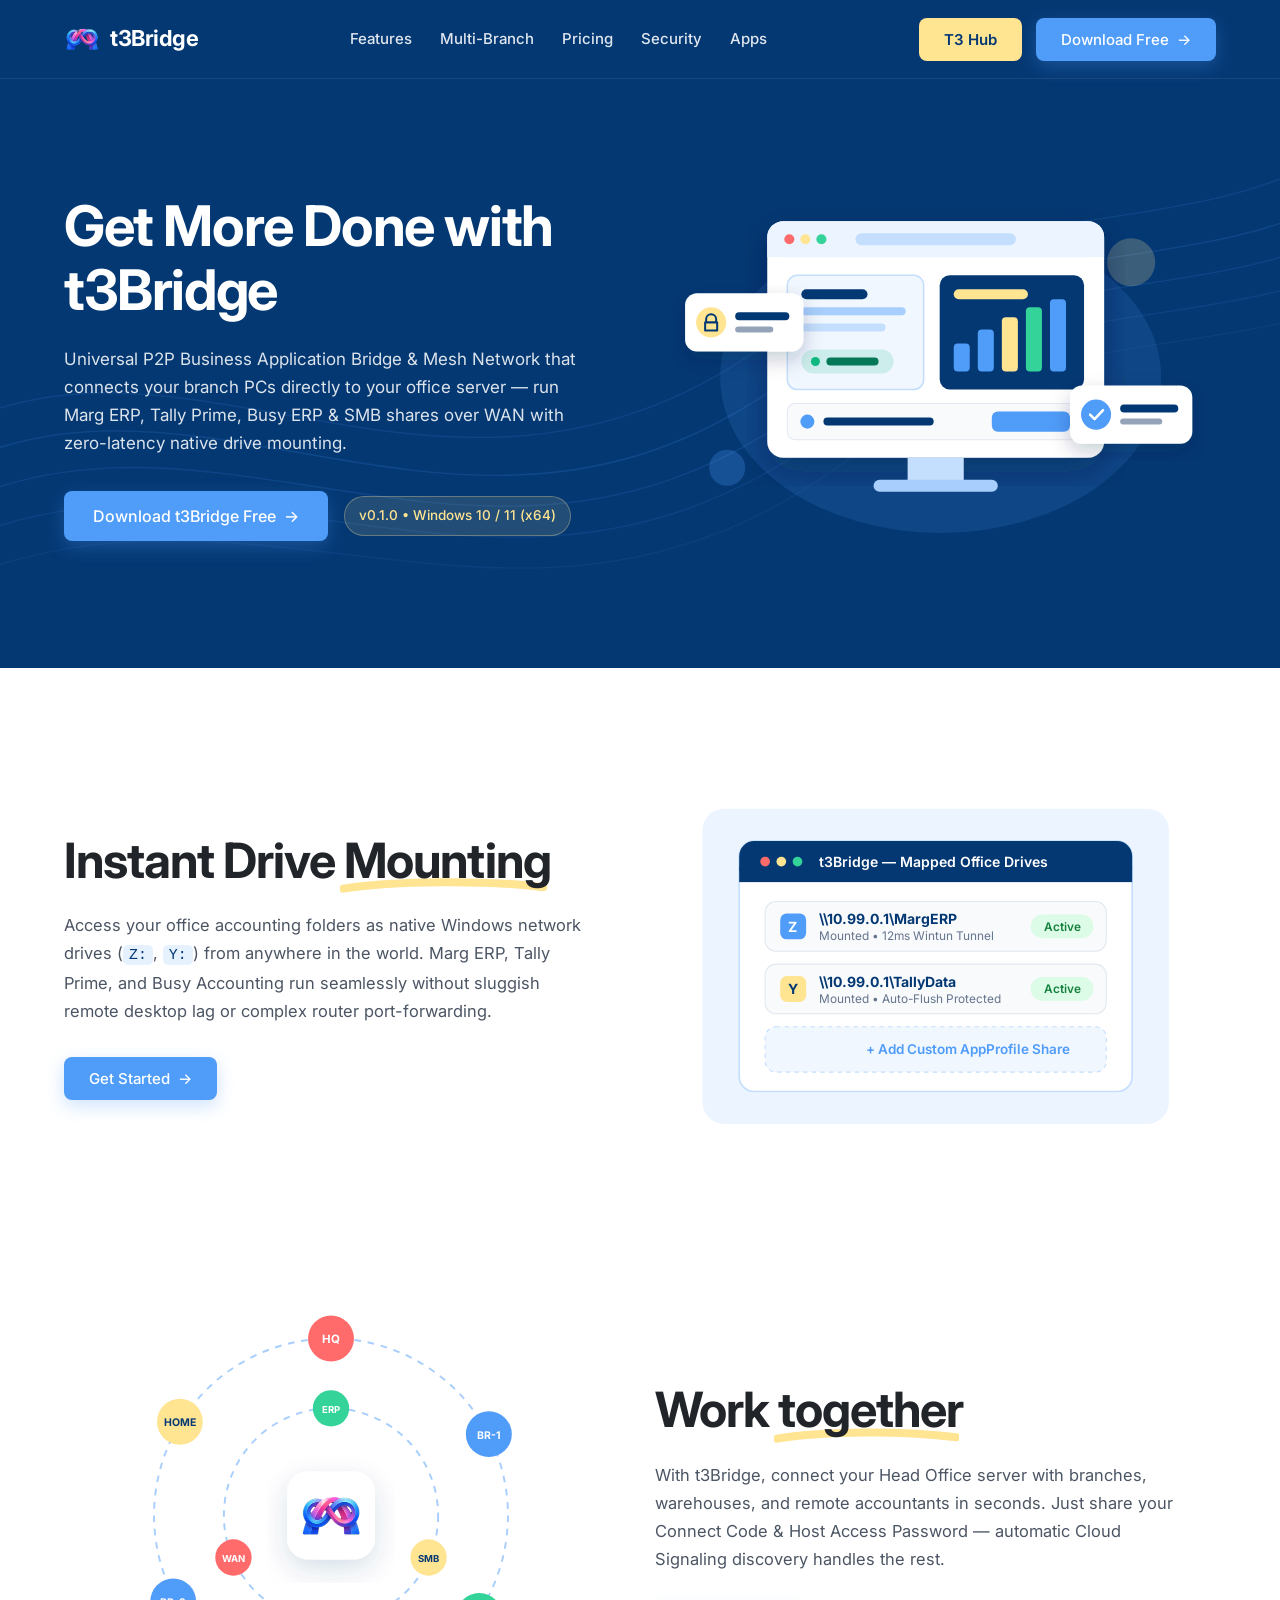
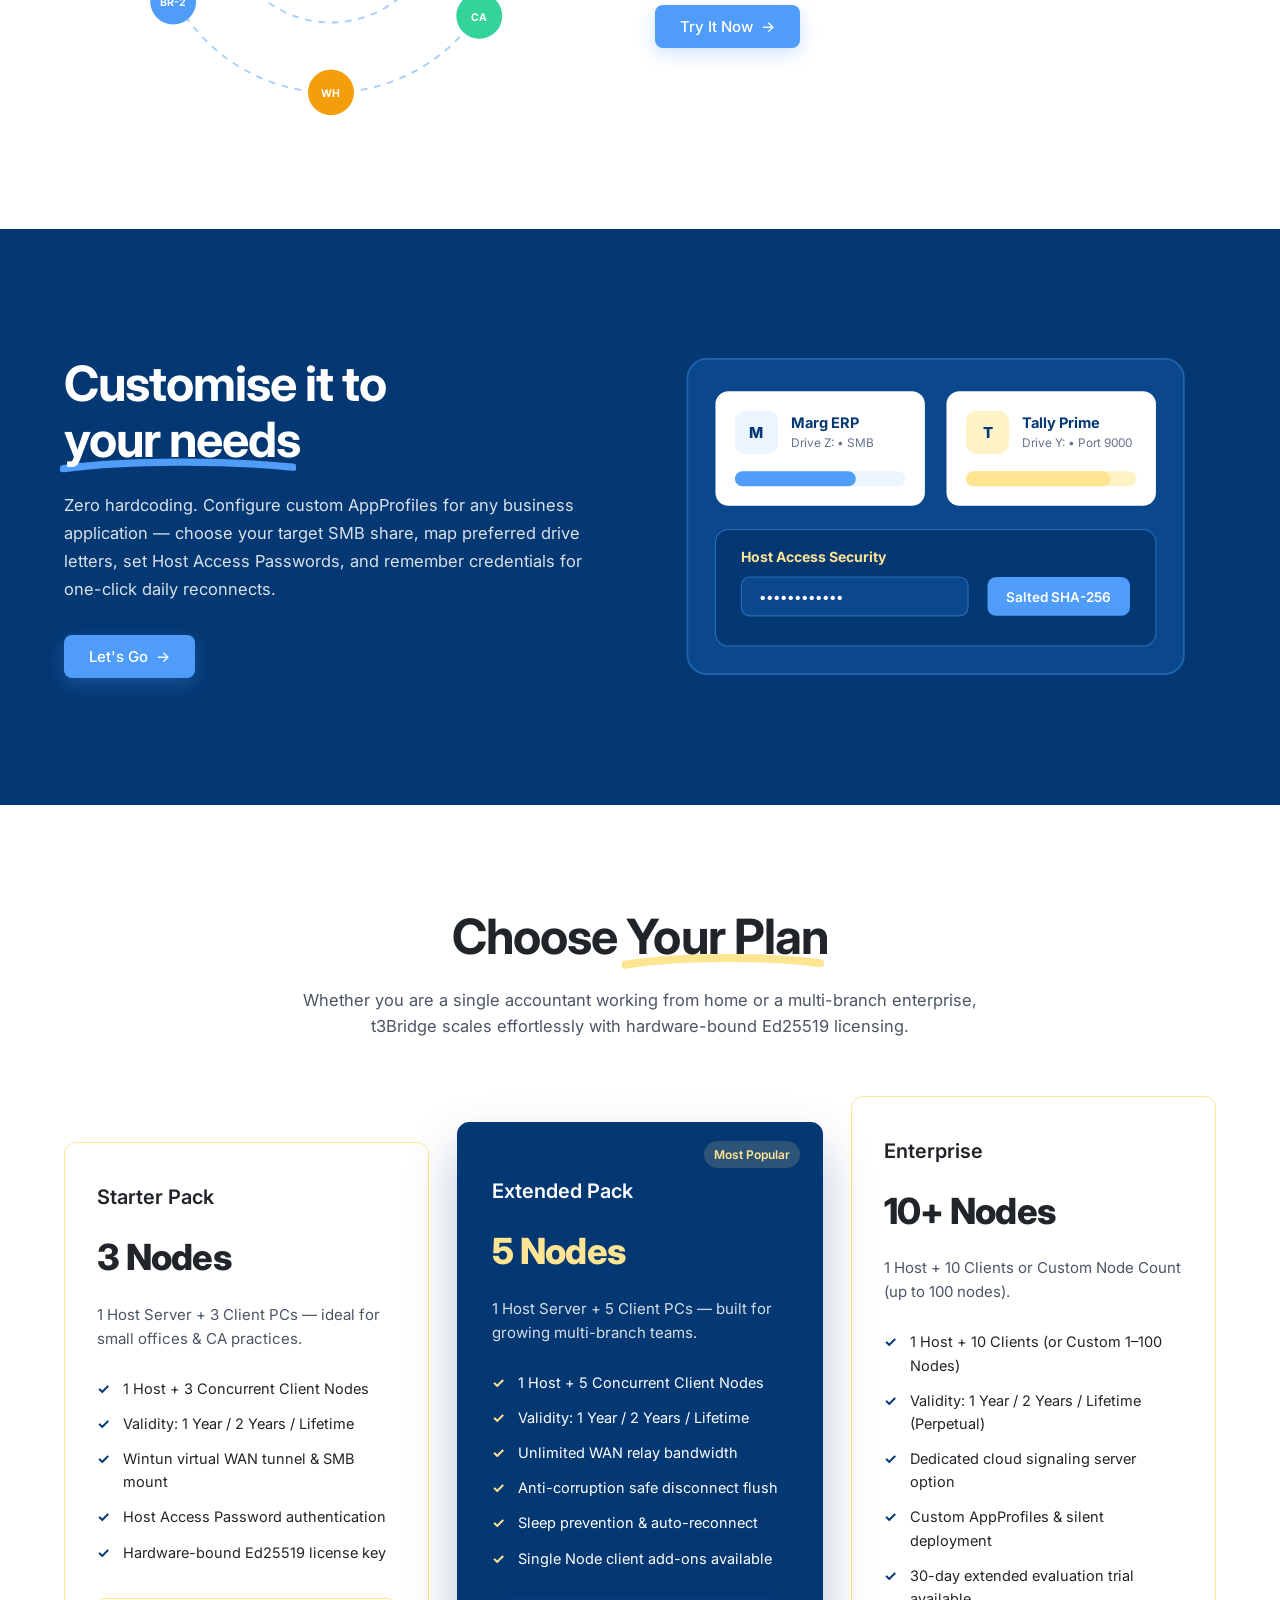
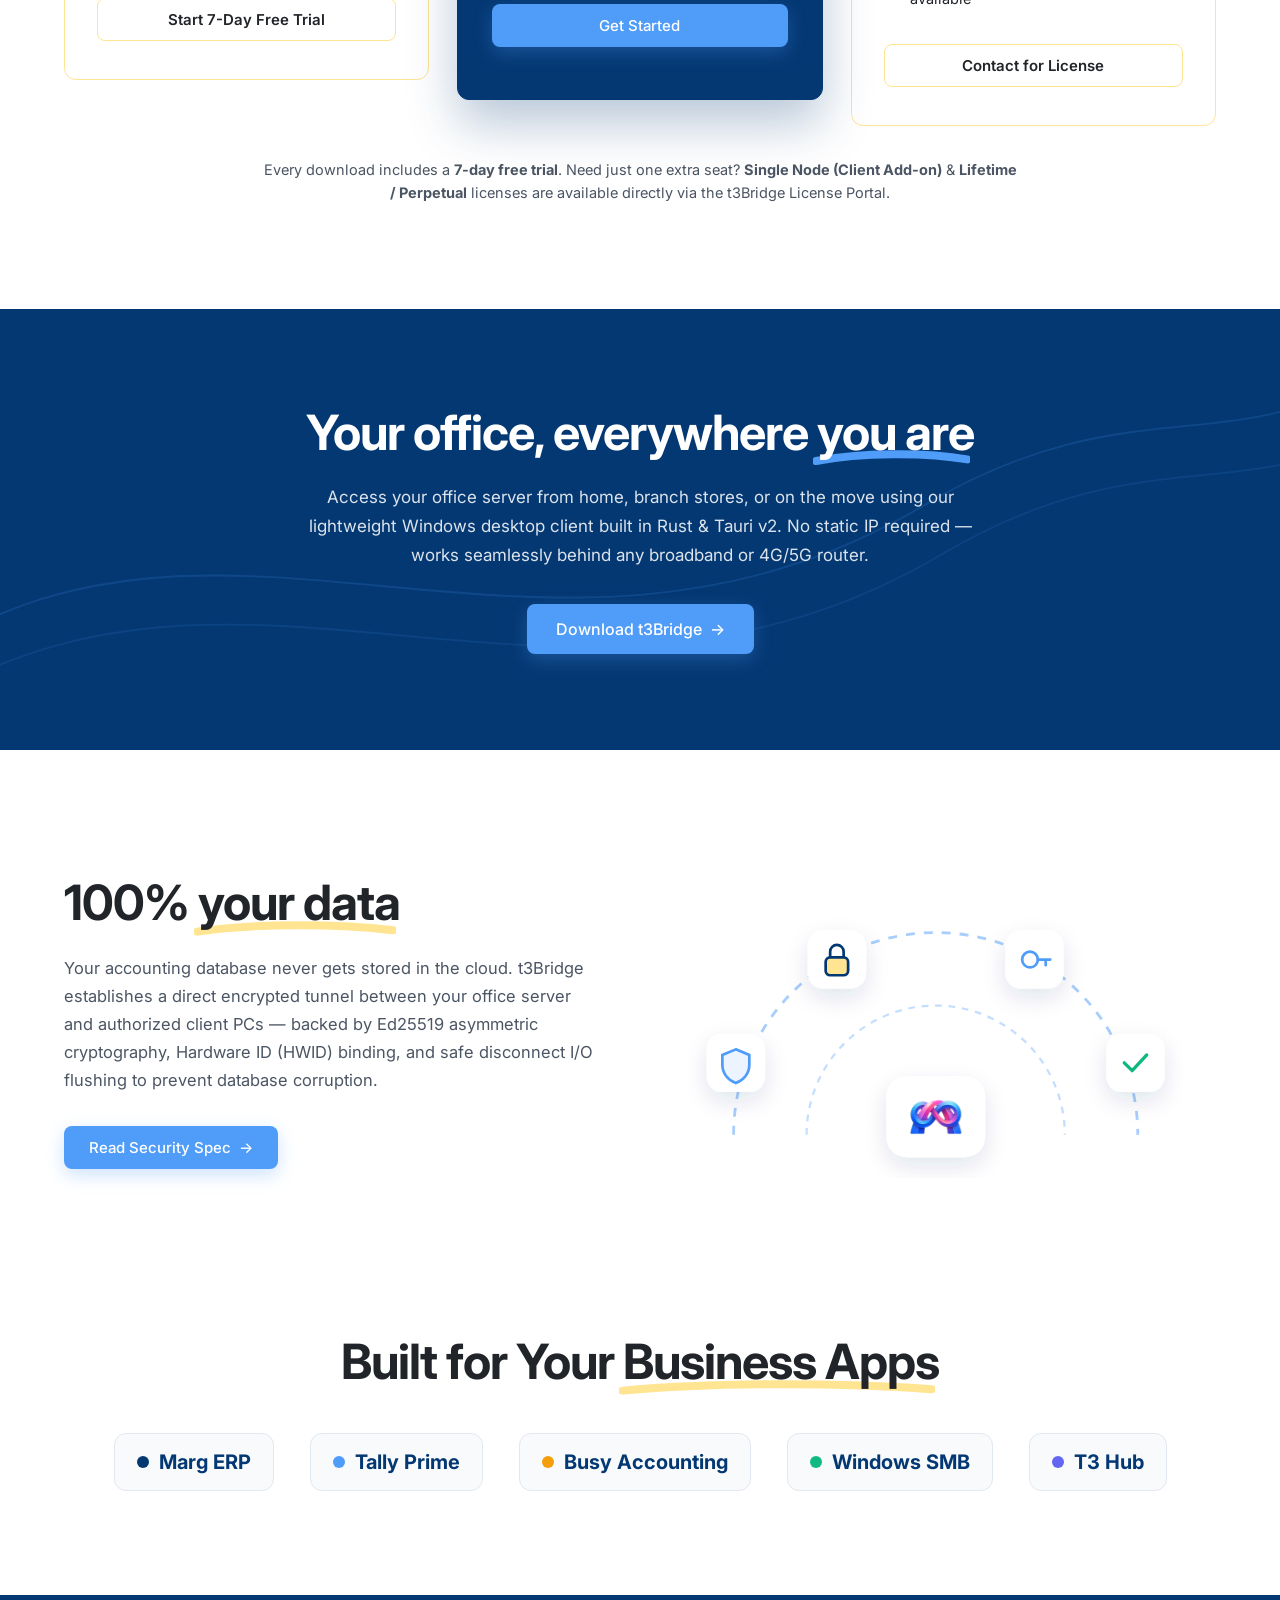
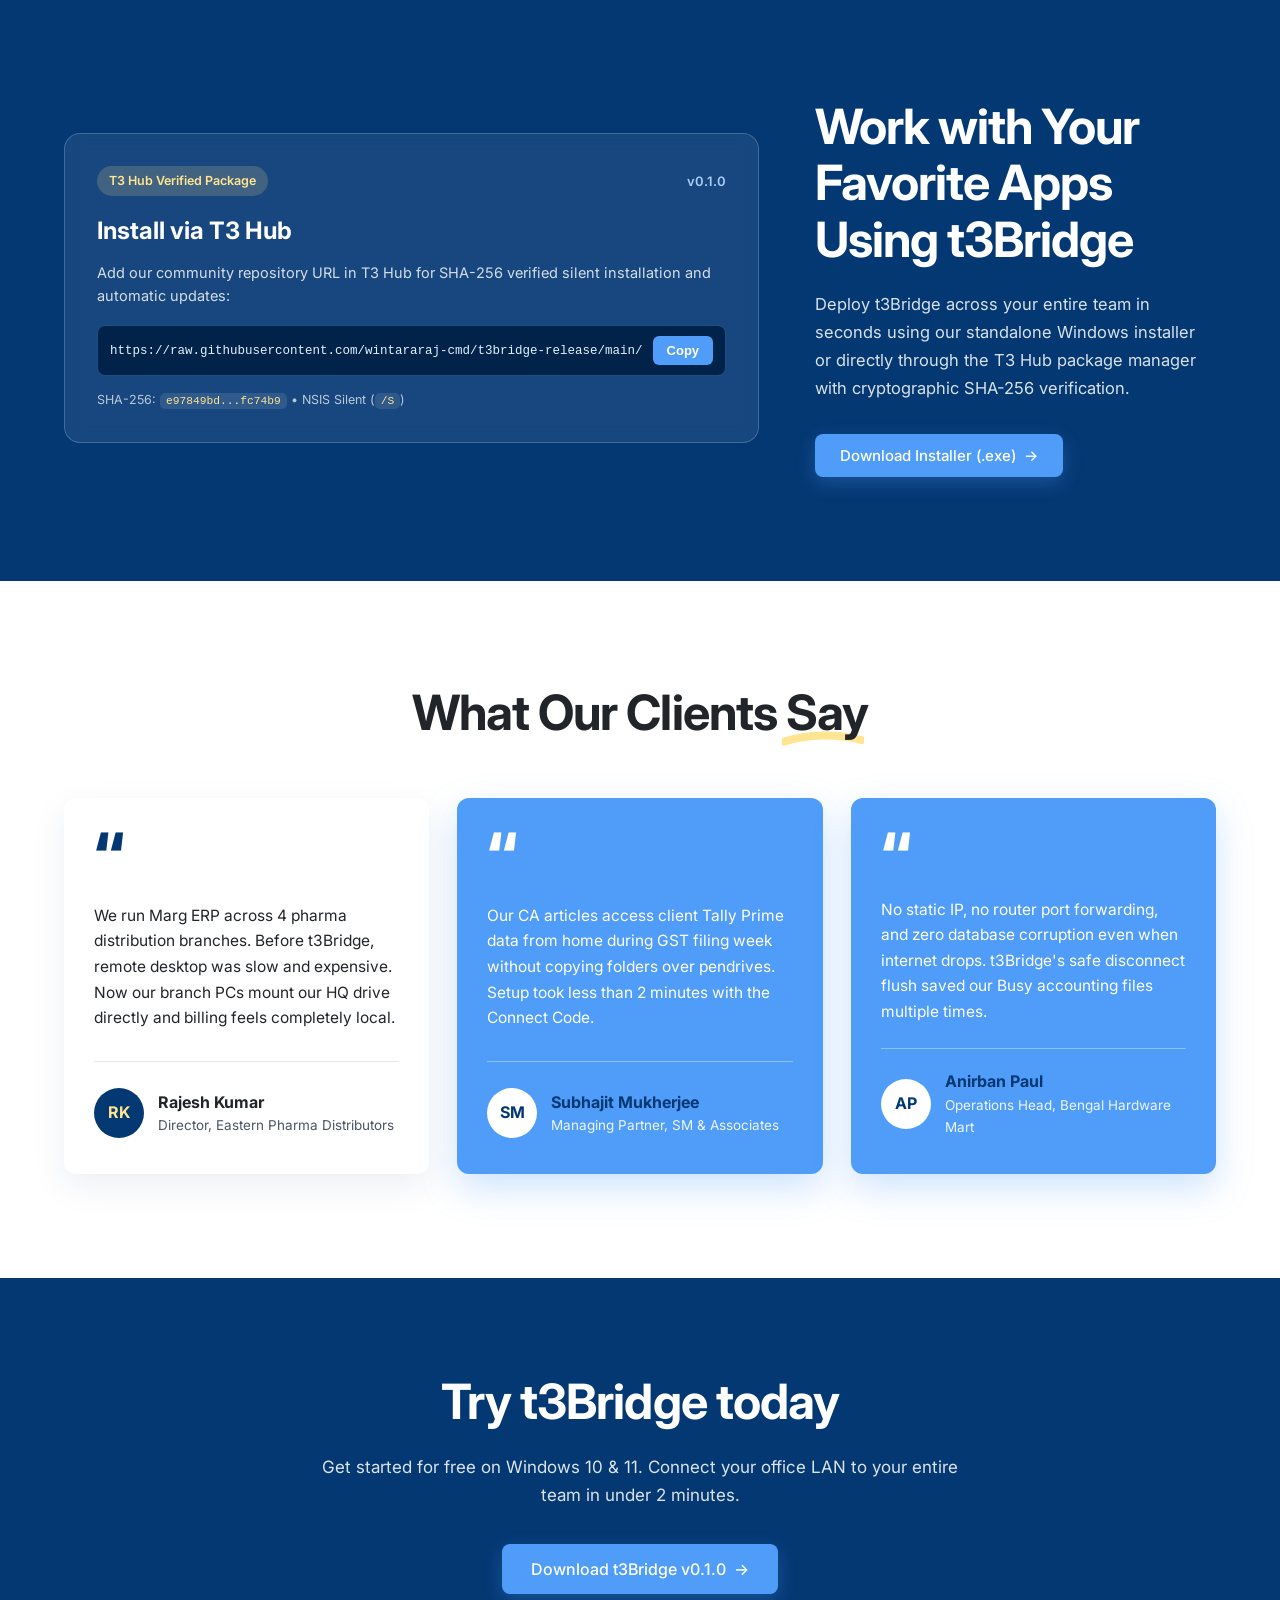
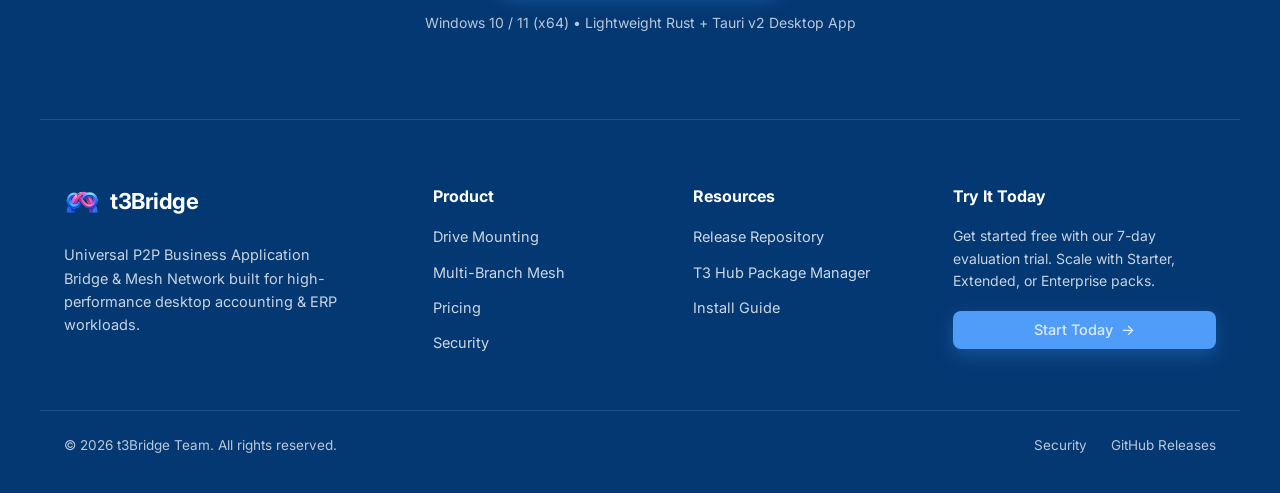
<file: landing/index.html>
<!DOCTYPE html>
<html lang="en">
<head>
  <meta charset="UTF-8" />
  <meta name="viewport" content="width=device-width, initial-scale=1.0" />
  <title>t3Bridge — Universal P2P Business Application Bridge for Windows</title>
  <meta name="description" content="Zero-latency LAN-over-WAN P2P mesh network for Marg ERP, Tally Prime, Busy ERP, and Windows SMB shares. Access your office server from anywhere." />
  <link rel="icon" type="image/svg+xml" href="logo.svg" />
  <link rel="preconnect" href="https://fonts.googleapis.com" />
  <link rel="preconnect" href="https://fonts.gstatic.com" crossorigin />
  <link href="https://fonts.googleapis.com/css2?family=Inter:wght@400;500;600;700;800&display=swap" rel="stylesheet" />
  <link rel="stylesheet" href="styles.css" />
</head>
<body>
  <!-- ================= NAVBAR ================= -->
  <header class="navbar" id="top">
    <div class="container nav-inner">
      <a href="#top" class="brand" aria-label="t3Bridge Home">
        <img src="logo.svg" alt="t3Bridge Logo" class="brand-logo" />
        <span class="brand-name">t3Bridge</span>
      </a>

      <nav class="nav-links" id="navLinks" aria-label="Primary Navigation">
        <a href="#features">Features</a>
        <a href="#branches">Multi-Branch</a>
        <a href="#pricing">Pricing</a>
        <a href="#security">Security</a>
        <a href="#apps">Apps</a>
      </nav>

      <div class="nav-actions">
        <a href="#t3hub-install" class="btn btn-yellow">T3 Hub</a>
        <a href="https://github.com/wintararaj-cmd/t3bridge-release/releases/download/v0.1.0/t3Bridge_0.1.0_x64-setup.exe" class="btn btn-blue">
          Download Free <span class="arrow">→</span>
        </a>
        <button class="hamburger" id="hamburgerBtn" aria-label="Toggle Menu" aria-expanded="false">
          <span></span><span></span><span></span>
        </button>
      </div>
    </div>
  </header>

  <!-- ================= HERO SECTION ================= -->
  <section class="hero navy-section">
    <!-- Subtle Topographic Wave Lines -->
    <svg class="wave-bg" viewBox="0 0 1440 620" fill="none" preserveAspectRatio="none" aria-hidden="true">
      <path d="M-80 420C220 260 520 560 880 320C1140 146 1320 220 1520 120" stroke="#4F9CF9" stroke-opacity="0.16" stroke-width="1.5"/>
      <path d="M-80 460C240 300 540 590 900 350C1160 176 1340 250 1540 150" stroke="#4F9CF9" stroke-opacity="0.13" stroke-width="1.5"/>
      <path d="M-80 500C260 340 560 620 920 380C1180 206 1360 280 1560 180" stroke="#4F9CF9" stroke-opacity="0.10" stroke-width="1.5"/>
      <path d="M-80 380C200 220 500 520 860 280C1120 106 1300 180 1500 80" stroke="#4F9CF9" stroke-opacity="0.12" stroke-width="1.5"/>
      <path d="M-80 540C280 380 580 650 940 410C1200 236 1380 310 1580 210" stroke="#4F9CF9" stroke-opacity="0.08" stroke-width="1.5"/>
    </svg>

    <div class="container split-grid hero-grid">
      <div class="hero-copy">
        <h1>Get More Done with t3Bridge</h1>
        <p class="hero-desc">
          Universal P2P Business Application Bridge &amp; Mesh Network that connects your branch PCs directly to your office server — run Marg ERP, Tally Prime, Busy ERP &amp; SMB shares over WAN with zero-latency native drive mounting.
        </p>
        <div class="hero-cta-row">
          <a href="https://github.com/wintararaj-cmd/t3bridge-release/releases/download/v0.1.0/t3Bridge_0.1.0_x64-setup.exe" class="btn btn-blue btn-lg">
            Download t3Bridge Free <span class="arrow">→</span>
          </a>
          <span class="version-pill">v0.1.0 &bull; Windows 10 / 11 (x64)</span>
        </div>
      </div>

      <div class="hero-visual">
        <!-- Custom Whitepace-style Vector Illustration: Office Server + Remote Mesh Dashboard -->
        <svg viewBox="0 0 560 400" fill="none" xmlns="http://www.w3.org/2000/svg" class="illustration">
          <!-- Soft glow backdrop -->
          <ellipse cx="285" cy="210" rx="220" ry="155" fill="#4F9CF9" fill-opacity="0.14"/>
          <circle cx="475" cy="95" r="24" fill="#FFE492" fill-opacity="0.22"/>
          <circle cx="72" cy="300" r="18" fill="#4F9CF9" fill-opacity="0.25"/>

          <!-- Main Monitor / App Window -->
          <rect x="112" y="54" width="336" height="236" rx="16" fill="#FFFFFF" filter="url(#shadowHero)"/>
          <!-- Window Top Bar -->
          <rect x="112" y="54" width="336" height="36" rx="16" fill="#EBF4FF"/>
          <rect x="112" y="74" width="336" height="16" fill="#EBF4FF"/>
          <circle cx="134" cy="72" r="5" fill="#FF6B6B"/>
          <circle cx="150" cy="72" r="5" fill="#FFE492"/>
          <circle cx="166" cy="72" r="5" fill="#34D399"/>
          <rect x="200" y="66" width="160" height="12" rx="6" fill="#C4DEFD"/>

          <!-- Dashboard Left Card: Host Server -->
          <rect x="132" y="108" width="136" height="114" rx="10" fill="#F0F7FF" stroke="#C4DEFD" stroke-width="1.5"/>
          <rect x="146" y="122" width="66" height="10" rx="5" fill="#043873"/>
          <rect x="146" y="140" width="104" height="8" rx="4" fill="#A7CEFC"/>
          <rect x="146" y="156" width="84" height="8" rx="4" fill="#C4DEFD"/>
          <!-- Active Status Pill -->
          <rect x="146" y="182" width="92" height="24" rx="12" fill="#10B981" fill-opacity="0.16"/>
          <circle cx="160" cy="194" r="4.5" fill="#10B981"/>
          <rect x="171" y="190" width="52" height="8" rx="4" fill="#047857"/>

          <!-- Dashboard Right Card: Mounted Drive Z: -->
          <rect x="284" y="108" width="144" height="114" rx="10" fill="#043873"/>
          <rect x="298" y="122" width="74" height="10" rx="5" fill="#FFE492"/>
          <!-- Signal Bars -->
          <rect x="298" y="176" width="16" height="28" rx="4" fill="#4F9CF9"/>
          <rect x="322" y="162" width="16" height="42" rx="4" fill="#4F9CF9"/>
          <rect x="346" y="150" width="16" height="54" rx="4" fill="#FFE492"/>
          <rect x="370" y="140" width="16" height="64" rx="4" fill="#34D399"/>
          <rect x="394" y="132" width="16" height="72" rx="4" fill="#4F9CF9"/>

          <!-- Bottom Status Bar inside Monitor -->
          <rect x="132" y="236" width="296" height="36" rx="8" fill="#F8FAFC" stroke="#E2E8F0"/>
          <circle cx="152" cy="254" r="7" fill="#4F9CF9"/>
          <rect x="168" y="250" width="110" height="8" rx="4" fill="#043873"/>
          <rect x="336" y="244" width="78" height="20" rx="6" fill="#4F9CF9"/>

          <!-- Monitor Stand -->
          <rect x="252" y="290" width="56" height="24" fill="#C4DEFD"/>
          <rect x="218" y="312" width="124" height="12" rx="6" fill="#A7CEFC"/>

          <!-- Floating Badge Left: Encrypted Tunnel -->
          <g filter="url(#shadowSm)">
            <rect x="30" y="126" width="118" height="58" rx="12" fill="#FFFFFF"/>
            <circle cx="56" cy="155" r="15" fill="#FFE492"/>
            <path d="M51 155V152C51 149.2 53.2 147 56 147C58.8 147 61 149.2 61 152V155M50 155H62V163H50V155Z" stroke="#043873" stroke-width="2" stroke-linecap="round" stroke-linejoin="round"/>
            <rect x="80" y="145" width="54" height="8" rx="4" fill="#043873"/>
            <rect x="80" y="159" width="38" height="6" rx="3" fill="#94A3B8"/>
          </g>

          <!-- Floating Badge Right: Drive Z:\ Ready -->
          <g filter="url(#shadowSm)">
            <rect x="414" y="218" width="122" height="58" rx="12" fill="#FFFFFF"/>
            <circle cx="440" cy="247" r="15" fill="#4F9CF9"/>
            <path d="M434 247L438.5 251.5L447 242.5" stroke="#FFFFFF" stroke-width="2.5" stroke-linecap="round" stroke-linejoin="round"/>
            <rect x="464" y="237" width="58" height="8" rx="4" fill="#043873"/>
            <rect x="464" y="251" width="42" height="6" rx="3" fill="#94A3B8"/>
          </g>

          <defs>
            <filter id="shadowHero" x="92" y="42" width="376" height="276" filterUnits="userSpaceOnUse">
              <feDropShadow dx="0" dy="14" stdDeviation="16" flood-color="#021D3D" flood-opacity="0.35"/>
            </filter>
            <filter id="shadowSm" x="18" y="118" width="530" height="174" filterUnits="userSpaceOnUse">
              <feDropShadow dx="0" dy="8" stdDeviation="10" flood-color="#021D3D" flood-opacity="0.22"/>
            </filter>
          </defs>
        </svg>
      </div>
    </div>
  </section>

  <!-- ================= FEATURE 1: INSTANT DRIVE MOUNTING ================= -->
  <section class="section white-section" id="features">
    <div class="container split-grid">
      <div class="feature-copy">
        <h2>
          Instant Drive
          <span class="highlight-wrap">
            Mounting
            <svg class="brush-underline" viewBox="0 0 260 22" fill="none" preserveAspectRatio="none" aria-hidden="true">
              <path d="M4 16C68 5 186 4 256 14" stroke="#FFE492" stroke-width="11" stroke-linecap="round"/>
            </svg>
          </span>
        </h2>
        <p>
          Access your office accounting folders as native Windows network drives (<code>Z:</code>, <code>Y:</code>) from anywhere in the world. Marg ERP, Tally Prime, and Busy Accounting run seamlessly without sluggish remote desktop lag or complex router port-forwarding.
        </p>
        <a href="https://github.com/wintararaj-cmd/t3bridge-release/releases/download/v0.1.0/t3Bridge_0.1.0_x64-setup.exe" class="btn btn-blue">
          Get Started <span class="arrow">→</span>
        </a>
      </div>

      <div class="feature-visual">
        <!-- Illustration: Native Drive Mapping & ERP Sync -->
        <svg viewBox="0 0 520 360" fill="none" xmlns="http://www.w3.org/2000/svg" class="illustration">
          <rect x="44" y="34" width="432" height="292" rx="20" fill="#EBF4FF"/>
          <!-- Window Card -->
          <rect x="78" y="64" width="364" height="232" rx="14" fill="#FFFFFF" stroke="#C4DEFD" stroke-width="1.5"/>
          <rect x="78" y="64" width="364" height="38" rx="14" fill="#043873"/>
          <rect x="78" y="88" width="364" height="14" fill="#043873"/>
          <circle cx="102" cy="83" r="4.5" fill="#FF6B6B"/>
          <circle cx="117" cy="83" r="4.5" fill="#FFE492"/>
          <circle cx="132" cy="83" r="4.5" fill="#34D399"/>
          <text x="152" y="88" fill="#FFFFFF" font-family="Inter, sans-serif" font-size="13" font-weight="600">t3Bridge — Mapped Office Drives</text>

          <!-- Drive Row 1 -->
          <rect x="102" y="120" width="316" height="46" rx="10" fill="#F8FAFC" stroke="#E2E8F0"/>
          <rect x="116" y="131" width="24" height="24" rx="6" fill="#4F9CF9"/>
          <text x="123" y="148" fill="#FFFFFF" font-family="Inter, sans-serif" font-size="13" font-weight="700">Z</text>
          <text x="152" y="141" fill="#043873" font-family="Inter, sans-serif" font-size="13" font-weight="700">\\10.99.0.1\MargERP</text>
          <text x="152" y="156" fill="#64748B" font-family="Inter, sans-serif" font-size="11">Mounted &bull; 12ms Wintun Tunnel</text>
          <rect x="348" y="132" width="58" height="22" rx="11" fill="#DCFCE7"/>
          <text x="360" y="147" fill="#15803D" font-family="Inter, sans-serif" font-size="11" font-weight="600">Active</text>

          <!-- Drive Row 2 -->
          <rect x="102" y="178" width="316" height="46" rx="10" fill="#F8FAFC" stroke="#E2E8F0"/>
          <rect x="116" y="189" width="24" height="24" rx="6" fill="#FFE492"/>
          <text x="123" y="206" fill="#043873" font-family="Inter, sans-serif" font-size="13" font-weight="700">Y</text>
          <text x="152" y="199" fill="#043873" font-family="Inter, sans-serif" font-size="13" font-weight="700">\\10.99.0.1\TallyData</text>
          <text x="152" y="214" fill="#64748B" font-family="Inter, sans-serif" font-size="11">Mounted &bull; Auto-Flush Protected</text>
          <rect x="348" y="190" width="58" height="22" rx="11" fill="#DCFCE7"/>
          <text x="360" y="205" fill="#15803D" font-family="Inter, sans-serif" font-size="11" font-weight="600">Active</text>

          <!-- Drive Row 3 -->
          <rect x="102" y="236" width="316" height="42" rx="10" fill="#F0F7FF" stroke="#C4DEFD" stroke-dasharray="4 4"/>
          <text x="195" y="261" fill="#4F9CF9" font-family="Inter, sans-serif" font-size="12.5" font-weight="600">+ Add Custom AppProfile Share</text>
        </svg>
      </div>
    </div>
  </section>

  <!-- ================= FEATURE 2: WORK TOGETHER (ORBITAL NODES) ================= -->
  <section class="section white-section section-tight-top" id="branches">
    <div class="container split-grid reverse-mobile">
      <div class="feature-visual">
        <!-- Iconic Whitepace Orbital Nodes Diagram -->
        <svg viewBox="0 0 460 440" fill="none" xmlns="http://www.w3.org/2000/svg" class="illustration orbital-svg">
          <!-- Outer Dashed Orbit -->
          <circle cx="230" cy="220" r="185" stroke="#A7CEFC" stroke-width="2" stroke-dasharray="7 7"/>
          <!-- Inner Dashed Orbit -->
          <circle cx="230" cy="220" r="112" stroke="#A7CEFC" stroke-width="2" stroke-dasharray="7 7"/>

          <!-- Center Hub Card -->
          <g filter="url(#orbitShadow)">
            <rect x="184" y="174" width="92" height="92" rx="22" fill="#FFFFFF"/>
            <image class="svg-brand-logo" href="logo.svg" x="196" y="186" width="68" height="68" />
          </g>

          <!-- Outer Orbit Nodes -->
          <g class="orbit-node">
            <circle cx="230" cy="35" r="24" fill="#FF6B6B"/>
            <text x="230" y="40" text-anchor="middle" fill="#FFFFFF" font-family="Inter, sans-serif" font-size="12" font-weight="700">HQ</text>
          </g>
          <g class="orbit-node">
            <circle cx="395" cy="135" r="24" fill="#4F9CF9"/>
            <text x="395" y="140" text-anchor="middle" fill="#FFFFFF" font-family="Inter, sans-serif" font-size="11" font-weight="700">BR-1</text>
          </g>
          <g class="orbit-node">
            <circle cx="385" cy="325" r="24" fill="#34D399"/>
            <text x="385" y="330" text-anchor="middle" fill="#FFFFFF" font-family="Inter, sans-serif" font-size="11" font-weight="700">CA</text>
          </g>
          <g class="orbit-node">
            <circle cx="230" cy="405" r="24" fill="#F59E0B"/>
            <text x="230" y="410" text-anchor="middle" fill="#FFFFFF" font-family="Inter, sans-serif" font-size="11" font-weight="700">WH</text>
          </g>
          <g class="orbit-node">
            <circle cx="65" cy="310" r="24" fill="#4F9CF9"/>
            <text x="65" y="315" text-anchor="middle" fill="#FFFFFF" font-family="Inter, sans-serif" font-size="11" font-weight="700">BR-2</text>
          </g>
          <g class="orbit-node">
            <circle cx="72" cy="122" r="24" fill="#FFE492"/>
            <text x="72" y="127" text-anchor="middle" fill="#043873" font-family="Inter, sans-serif" font-size="11" font-weight="700">HOME</text>
          </g>

          <!-- Inner Orbit Nodes -->
          <g class="orbit-node">
            <circle cx="230" cy="108" r="19" fill="#34D399"/>
            <text x="230" y="113" text-anchor="middle" fill="#FFFFFF" font-family="Inter, sans-serif" font-size="10" font-weight="700">ERP</text>
          </g>
          <g class="orbit-node">
            <circle cx="332" cy="264" r="19" fill="#FFE492"/>
            <text x="332" y="269" text-anchor="middle" fill="#043873" font-family="Inter, sans-serif" font-size="10" font-weight="700">SMB</text>
          </g>
          <g class="orbit-node">
            <circle cx="128" cy="264" r="19" fill="#FF6B6B"/>
            <text x="128" y="269" text-anchor="middle" fill="#FFFFFF" font-family="Inter, sans-serif" font-size="10" font-weight="700">WAN</text>
          </g>

          <defs>
            <filter id="orbitShadow" x="164" y="158" width="132" height="132" filterUnits="userSpaceOnUse">
              <feDropShadow dx="0" dy="10" stdDeviation="14" flood-color="#043873" flood-opacity="0.16"/>
            </filter>
          </defs>
        </svg>
      </div>

      <div class="feature-copy">
        <h2>
          Work
          <span class="highlight-wrap">
            together
            <svg class="brush-underline" viewBox="0 0 240 22" fill="none" preserveAspectRatio="none" aria-hidden="true">
              <path d="M4 16C68 5 170 5 236 14" stroke="#FFE492" stroke-width="11" stroke-linecap="round"/>
            </svg>
          </span>
        </h2>
        <p>
          With t3Bridge, connect your Head Office server with branches, warehouses, and remote accountants in seconds. Just share your Connect Code &amp; Host Access Password — automatic Cloud Signaling discovery handles the rest.
        </p>
        <a href="https://github.com/wintararaj-cmd/t3bridge-release/releases/download/v0.1.0/t3Bridge_0.1.0_x64-setup.exe" class="btn btn-blue">
          Try It Now <span class="arrow">→</span>
        </a>
      </div>
    </div>
  </section>

  <!-- ================= FEATURE 3: CUSTOMISE TO YOUR NEEDS ================= -->
  <section class="section navy-section">
    <div class="container split-grid">
      <div class="feature-copy">
        <h2>
          Customise it to
          <span class="highlight-wrap">
            your needs
            <svg class="brush-underline" viewBox="0 0 250 22" fill="none" preserveAspectRatio="none" aria-hidden="true">
              <path d="M4 16C74 4 180 5 246 14" stroke="#4F9CF9" stroke-width="10" stroke-linecap="round"/>
            </svg>
          </span>
        </h2>
        <p>
          Zero hardcoding. Configure custom AppProfiles for any business application — choose your target SMB share, map preferred drive letters, set Host Access Passwords, and remember credentials for one-click daily reconnects.
        </p>
        <a href="#pricing" class="btn btn-blue">
          Let's Go <span class="arrow">→</span>
        </a>
      </div>

      <div class="feature-visual">
        <svg viewBox="0 0 520 340" fill="none" xmlns="http://www.w3.org/2000/svg" class="illustration">
          <rect x="30" y="24" width="460" height="292" rx="18" fill="#0B478C" stroke="#4F9CF9" stroke-opacity="0.4" stroke-width="1.5"/>
          <!-- Profile Cards -->
          <rect x="56" y="54" width="194" height="106" rx="12" fill="#FFFFFF"/>
          <rect x="74" y="72" width="40" height="40" rx="10" fill="#EBF4FF"/>
          <text x="94" y="97" text-anchor="middle" fill="#043873" font-family="Inter, sans-serif" font-size="14" font-weight="800">M</text>
          <text x="126" y="88" fill="#043873" font-family="Inter, sans-serif" font-size="13.5" font-weight="700">Marg ERP</text>
          <text x="126" y="106" fill="#64748B" font-family="Inter, sans-serif" font-size="11">Drive Z: &bull; SMB</text>
          <rect x="74" y="128" width="158" height="14" rx="7" fill="#EBF4FF"/>
          <rect x="74" y="128" width="112" height="14" rx="7" fill="#4F9CF9"/>

          <rect x="270" y="54" width="194" height="106" rx="12" fill="#FFFFFF"/>
          <rect x="288" y="72" width="40" height="40" rx="10" fill="#FEF3C7"/>
          <text x="308" y="97" text-anchor="middle" fill="#043873" font-family="Inter, sans-serif" font-size="14" font-weight="800">T</text>
          <text x="340" y="88" fill="#043873" font-family="Inter, sans-serif" font-size="13.5" font-weight="700">Tally Prime</text>
          <text x="340" y="106" fill="#64748B" font-family="Inter, sans-serif" font-size="11">Drive Y: &bull; Port 9000</text>
          <rect x="288" y="128" width="158" height="14" rx="7" fill="#FEF3C7"/>
          <rect x="288" y="128" width="134" height="14" rx="7" fill="#FFE492"/>

          <!-- Bottom Config Strip -->
          <rect x="56" y="182" width="408" height="108" rx="12" fill="#043873" stroke="#4F9CF9" stroke-opacity="0.5"/>
          <text x="80" y="212" fill="#FFE492" font-family="Inter, sans-serif" font-size="13" font-weight="700">Host Access Security</text>
          <rect x="80" y="226" width="210" height="36" rx="8" fill="#0B478C" stroke="#4F9CF9" stroke-opacity="0.5"/>
          <text x="96" y="249" fill="#FFFFFF" font-family="Inter, sans-serif" font-size="13" font-weight="500">&bull;&bull;&bull;&bull;&bull;&bull;&bull;&bull;&bull;&bull;&bull;&bull;</text>
          <rect x="308" y="226" width="132" height="36" rx="8" fill="#4F9CF9"/>
          <text x="374" y="249" text-anchor="middle" fill="#FFFFFF" font-family="Inter, sans-serif" font-size="12.5" font-weight="600">Salted SHA-256</text>
        </svg>
      </div>
    </div>
  </section>

  <!-- ================= PRICING SECTION ================= -->
  <section class="section white-section" id="pricing">
    <div class="container">
      <div class="section-header text-center">
        <h2>
          Choose
          <span class="highlight-wrap">
            Your Plan
            <svg class="brush-underline" viewBox="0 0 240 22" fill="none" preserveAspectRatio="none" aria-hidden="true">
              <path d="M4 16C70 4 172 4 236 14" stroke="#FFE492" stroke-width="11" stroke-linecap="round"/>
            </svg>
          </span>
        </h2>
        <p class="section-sub">
          Whether you are a single accountant working from home or a multi-branch enterprise, t3Bridge scales effortlessly with hardware-bound Ed25519 licensing.
        </p>
      </div>

      <div class="pricing-grid">
        <!-- Plan 1: Starter Pack (3 Nodes) -->
        <div class="price-card">
          <div class="plan-name">Starter Pack</div>
          <div class="plan-price">3 Nodes</div>
          <p class="plan-tagline">1 Host Server + 3 Client PCs — ideal for small offices &amp; CA practices.</p>
          <ul class="plan-features">
            <li>1 Host + 3 Concurrent Client Nodes</li>
            <li>Validity: 1 Year / 2 Years / Lifetime</li>
            <li>Wintun virtual WAN tunnel &amp; SMB mount</li>
            <li>Host Access Password authentication</li>
            <li>Hardware-bound Ed25519 license key</li>
          </ul>
          <a href="https://github.com/wintararaj-cmd/t3bridge-release/releases/download/v0.1.0/t3Bridge_0.1.0_x64-setup.exe" class="btn btn-outline">
            Start 7-Day Free Trial
          </a>
        </div>

        <!-- Plan 2: Extended Pack (5 Nodes — Featured Navy Card) -->
        <div class="price-card featured">
          <div class="plan-badge">Most Popular</div>
          <div class="plan-name">Extended Pack</div>
          <div class="plan-price">5 Nodes</div>
          <p class="plan-tagline">1 Host Server + 5 Client PCs — built for growing multi-branch teams.</p>
          <ul class="plan-features">
            <li>1 Host + 5 Concurrent Client Nodes</li>
            <li>Validity: 1 Year / 2 Years / Lifetime</li>
            <li>Unlimited WAN relay bandwidth</li>
            <li>Anti-corruption safe disconnect flush</li>
            <li>Sleep prevention &amp; auto-reconnect</li>
            <li>Single Node client add-ons available</li>
          </ul>
          <a href="https://github.com/wintararaj-cmd/t3bridge-release/releases/download/v0.1.0/t3Bridge_0.1.0_x64-setup.exe" class="btn btn-blue">
            Get Started
          </a>
        </div>

        <!-- Plan 3: Enterprise Pack (10+ Nodes) -->
        <div class="price-card">
          <div class="plan-name">Enterprise</div>
          <div class="plan-price">10+ Nodes</div>
          <p class="plan-tagline">1 Host + 10 Clients or Custom Node Count (up to 100 nodes).</p>
          <ul class="plan-features">
            <li>1 Host + 10 Clients (or Custom 1–100 Nodes)</li>
            <li>Validity: 1 Year / 2 Years / Lifetime (Perpetual)</li>
            <li>Dedicated cloud signaling server option</li>
            <li>Custom AppProfiles &amp; silent deployment</li>
            <li>30-day extended evaluation trial available</li>
          </ul>
          <a href="#footer" class="btn btn-outline">
            Contact for License
          </a>
        </div>
      </div>

      <p class="pricing-footnote text-center">
        Every download includes a <strong>7-day free trial</strong>. Need just one extra seat? <strong>Single Node (Client Add-on)</strong> &amp; <strong>Lifetime / Perpetual</strong> licenses are available directly via the t3Bridge License Portal.
      </p>
    </div>
  </section>

  <!-- ================= FULL-WIDTH NAVY BANNER ================= -->
  <section class="section navy-section text-center banner-section">
    <svg class="wave-bg" viewBox="0 0 1440 360" fill="none" preserveAspectRatio="none" aria-hidden="true">
      <path d="M-80 280C260 120 620 340 1040 160C1260 66 1380 120 1520 60" stroke="#4F9CF9" stroke-opacity="0.16" stroke-width="1.5"/>
      <path d="M-80 320C280 160 640 380 1060 200C1280 106 1400 160 1540 100" stroke="#4F9CF9" stroke-opacity="0.11" stroke-width="1.5"/>
    </svg>
    <div class="container narrow-container">
      <h2>
        Your office, everywhere
        <span class="highlight-wrap">
          you are
          <svg class="brush-underline" viewBox="0 0 210 20" fill="none" preserveAspectRatio="none" aria-hidden="true">
            <path d="M4 15C64 4 152 4 206 13" stroke="#4F9CF9" stroke-width="10" stroke-linecap="round"/>
          </svg>
        </span>
      </h2>
      <p class="banner-desc">
        Access your office server from home, branch stores, or on the move using our lightweight Windows desktop client built in Rust &amp; Tauri v2. No static IP required — works seamlessly behind any broadband or 4G/5G router.
      </p>
      <a href="https://github.com/wintararaj-cmd/t3bridge-release/releases/download/v0.1.0/t3Bridge_0.1.0_x64-setup.exe" class="btn btn-blue btn-lg">
        Download t3Bridge <span class="arrow">→</span>
      </a>
    </div>
  </section>

  <!-- ================= SECURITY: 100% YOUR DATA ================= -->
  <section class="section white-section" id="security">
    <div class="container split-grid">
      <div class="feature-copy">
        <h2>
          100%
          <span class="highlight-wrap">
            your data
            <svg class="brush-underline" viewBox="0 0 230 22" fill="none" preserveAspectRatio="none" aria-hidden="true">
              <path d="M4 16C70 4 166 5 226 14" stroke="#FFE492" stroke-width="11" stroke-linecap="round"/>
            </svg>
          </span>
        </h2>
        <p>
          Your accounting database never gets stored in the cloud. t3Bridge establishes a direct encrypted tunnel between your office server and authorized client PCs — backed by Ed25519 asymmetric cryptography, Hardware ID (HWID) binding, and safe disconnect I/O flushing to prevent database corruption.
        </p>
        <a href="https://github.com/wintararaj-cmd/t3bridge-release" target="_blank" rel="noopener noreferrer" class="btn btn-blue">
          Read Security Spec <span class="arrow">→</span>
        </a>
      </div>

      <div class="feature-visual">
        <!-- Security Semi-Orbit Diagram -->
        <svg viewBox="0 0 500 300" fill="none" xmlns="http://www.w3.org/2000/svg" class="illustration">
          <path d="M70 250 A180 180 0 0 1 430 250" stroke="#A7CEFC" stroke-width="2.5" stroke-dasharray="8 8"/>
          <path d="M135 250 A115 115 0 0 1 365 250" stroke="#C4DEFD" stroke-width="2" stroke-dasharray="6 6"/>

          <!-- Center Badge -->
          <g filter="url(#secShadow)">
            <rect x="206" y="198" width="88" height="72" rx="18" fill="#FFFFFF"/>
            <image class="svg-brand-logo" href="logo.svg" x="224" y="208" width="52" height="52" />
          </g>

          <!-- Security Nodes along arc -->
          <g filter="url(#secShadow)">
            <rect x="46" y="160" width="52" height="52" rx="14" fill="#FFFFFF"/>
            <path d="M72 174L84 179V188C84 195.5 78.8 201.8 72 204C65.2 201.8 60 195.5 60 188V179L72 174Z" stroke="#4F9CF9" stroke-width="2.4" fill="#EBF4FF"/>
          </g>
          <g filter="url(#secShadow)">
            <rect x="136" y="68" width="52" height="52" rx="14" fill="#FFFFFF"/>
            <rect x="152" y="92" width="20" height="16" rx="4" stroke="#043873" stroke-width="2.4" fill="#FFE492"/>
            <path d="M156 92V87C156 83.7 158.7 81 162 81C165.3 81 168 83.7 168 87V92" stroke="#043873" stroke-width="2.4"/>
          </g>
          <g filter="url(#secShadow)">
            <rect x="312" y="68" width="52" height="52" rx="14" fill="#FFFFFF"/>
            <circle cx="334" cy="94" r="7" stroke="#4F9CF9" stroke-width="2.4"/>
            <path d="M341 94H352M348 94V99" stroke="#4F9CF9" stroke-width="2.4" stroke-linecap="round"/>
          </g>
          <g filter="url(#secShadow)">
            <rect x="402" y="160" width="52" height="52" rx="14" fill="#FFFFFF"/>
            <path d="M418 186L425 193L438 179" stroke="#10B981" stroke-width="3" stroke-linecap="round" stroke-linejoin="round"/>
          </g>

          <defs>
            <filter id="secShadow" x="30" y="56" width="440" height="232" filterUnits="userSpaceOnUse">
              <feDropShadow dx="0" dy="8" stdDeviation="10" flood-color="#043873" flood-opacity="0.12"/>
            </filter>
          </defs>
        </svg>
      </div>
    </div>
  </section>

  <!-- ================= SUPPORTED SOFTWARE / SPONSORS STYLE ================= -->
  <section class="section white-section section-tight-top text-center" id="apps">
    <div class="container">
      <h2>
        Built for Your
        <span class="highlight-wrap">
          Business Apps
          <svg class="brush-underline" viewBox="0 0 280 22" fill="none" preserveAspectRatio="none" aria-hidden="true">
            <path d="M4 16C84 4 200 5 276 14" stroke="#FFE492" stroke-width="11" stroke-linecap="round"/>
          </svg>
        </span>
      </h2>
      <div class="logos-row">
        <div class="logo-chip">
          <span class="logo-dot" style="background:#043873;"></span> Marg ERP
        </div>
        <div class="logo-chip">
          <span class="logo-dot" style="background:#4F9CF9;"></span> Tally Prime
        </div>
        <div class="logo-chip">
          <span class="logo-dot" style="background:#F59E0B;"></span> Busy Accounting
        </div>
        <div class="logo-chip">
          <span class="logo-dot" style="background:#10B981;"></span> Windows SMB
        </div>
        <div class="logo-chip">
          <span class="logo-dot" style="background:#6366F1;"></span> T3 Hub
        </div>
      </div>
    </div>
  </section>

  <!-- ================= T3 HUB INTEGRATION BANNER (NAVY) ================= -->
  <section class="section navy-section" id="t3hub-install">
    <div class="container split-grid reverse-mobile">
      <div class="feature-visual">
        <div class="t3hub-card">
          <div class="t3hub-card-header">
            <span class="t3hub-badge">T3 Hub Verified Package</span>
            <span class="t3hub-ver">v0.1.0</span>
          </div>
          <h3>Install via T3 Hub</h3>
          <p>Add our community repository URL in T3 Hub for SHA-256 verified silent installation and automatic updates:</p>
          <div class="copy-box">
            <code id="t3hubUrl">https://raw.githubusercontent.com/wintararaj-cmd/t3bridge-release/main/</code>
            <button type="button" class="btn-copy" id="copyUrlBtn">Copy</button>
          </div>
          <div class="sha-note">
            SHA-256: <code>e97849bd...fc74b9</code> &bull; NSIS Silent (<code>/S</code>)
          </div>
        </div>
      </div>

      <div class="feature-copy">
        <h2>Work with Your Favorite Apps Using t3Bridge</h2>
        <p>
          Deploy t3Bridge across your entire team in seconds using our standalone Windows installer or directly through the T3 Hub package manager with cryptographic SHA-256 verification.
        </p>
        <a href="https://github.com/wintararaj-cmd/t3bridge-release/releases/download/v0.1.0/t3Bridge_0.1.0_x64-setup.exe" class="btn btn-blue">
          Download Installer (.exe) <span class="arrow">→</span>
        </a>
      </div>
    </div>
  </section>

  <!-- ================= TESTIMONIALS (WHITEPACE 1 WHITE + 2 BLUE CARDS) ================= -->
  <section class="section white-section">
    <div class="container">
      <div class="section-header text-center">
        <h2>
          What Our Clients
          <span class="highlight-wrap">
            Say
            <svg class="brush-underline" viewBox="0 0 140 22" fill="none" preserveAspectRatio="none" aria-hidden="true">
              <path d="M4 16C44 5 98 5 136 14" stroke="#FFE492" stroke-width="11" stroke-linecap="round"/>
            </svg>
          </span>
        </h2>
      </div>

      <div class="testimonials-grid">
        <!-- Card 1 (White) -->
        <article class="testimonial-card">
          <div class="quote-mark">&ldquo;</div>
          <p class="quote-text">
            We run Marg ERP across 4 pharma distribution branches. Before t3Bridge, remote desktop was slow and expensive. Now our branch PCs mount our HQ drive directly and billing feels completely local.
          </p>
          <hr class="quote-divider" />
          <div class="quote-author">
            <div class="avatar avatar-navy">RK</div>
            <div>
              <div class="author-name">Rajesh Kumar</div>
              <div class="author-role">Director, Eastern Pharma Distributors</div>
            </div>
          </div>
        </article>

        <!-- Card 2 (Sky Blue) -->
        <article class="testimonial-card blue-card">
          <div class="quote-mark">&ldquo;</div>
          <p class="quote-text">
            Our CA articles access client Tally Prime data from home during GST filing week without copying folders over pendrives. Setup took less than 2 minutes with the Connect Code.
          </p>
          <hr class="quote-divider" />
          <div class="quote-author">
            <div class="avatar avatar-light">SM</div>
            <div>
              <div class="author-name">Subhajit Mukherjee</div>
              <div class="author-role">Managing Partner, SM &amp; Associates</div>
            </div>
          </div>
        </article>

        <!-- Card 3 (Sky Blue) -->
        <article class="testimonial-card blue-card">
          <div class="quote-mark">&ldquo;</div>
          <p class="quote-text">
            No static IP, no router port forwarding, and zero database corruption even when internet drops. t3Bridge's safe disconnect flush saved our Busy accounting files multiple times.
          </p>
          <hr class="quote-divider" />
          <div class="quote-author">
            <div class="avatar avatar-light">AP</div>
            <div>
              <div class="author-name">Anirban Paul</div>
              <div class="author-role">Operations Head, Bengal Hardware Mart</div>
            </div>
          </div>
        </article>
      </div>
    </div>
  </section>

  <!-- ================= FINAL CTA + FOOTER ================= -->
  <footer class="footer navy-section" id="footer">
    <div class="container final-cta text-center">
      <h2>Try t3Bridge today</h2>
      <p class="banner-desc">
        Get started for free on Windows 10 &amp; 11. Connect your office LAN to your entire team in under 2 minutes.
      </p>
      <a href="https://github.com/wintararaj-cmd/t3bridge-release/releases/download/v0.1.0/t3Bridge_0.1.0_x64-setup.exe" class="btn btn-blue btn-lg">
        Download t3Bridge v0.1.0 <span class="arrow">→</span>
      </a>
      <p class="os-caption">Windows 10 / 11 (x64) &bull; Lightweight Rust + Tauri v2 Desktop App</p>
    </div>

    <div class="container footer-grid">
      <div class="footer-brand">
        <a href="#top" class="brand">
          <img src="logo.svg" alt="t3Bridge Logo" class="brand-logo" />
          <span class="brand-name">t3Bridge</span>
        </a>
        <p>
          Universal P2P Business Application Bridge &amp; Mesh Network built for high-performance desktop accounting &amp; ERP workloads.
        </p>
      </div>

      <div class="footer-col">
        <h4>Product</h4>
        <a href="#features">Drive Mounting</a>
        <a href="#branches">Multi-Branch Mesh</a>
        <a href="#pricing">Pricing</a>
        <a href="#security">Security</a>
      </div>

      <div class="footer-col">
        <h4>Resources</h4>
        <a href="https://github.com/wintararaj-cmd/t3bridge-release" target="_blank" rel="noopener noreferrer">Release Repository</a>
        <a href="https://github.com/tararajchandra/t3Hub" target="_blank" rel="noopener noreferrer">T3 Hub Package Manager</a>
        <a href="#t3hub-install">Install Guide</a>
      </div>

      <div class="footer-col">
        <h4>Try It Today</h4>
        <p class="footer-mini">Get started free with our 7-day evaluation trial. Scale with Starter, Extended, or Enterprise packs.</p>
        <a href="https://github.com/wintararaj-cmd/t3bridge-release/releases/download/v0.1.0/t3Bridge_0.1.0_x64-setup.exe" class="btn btn-blue btn-sm">
          Start Today <span class="arrow">→</span>
        </a>
      </div>
    </div>

    <div class="container footer-bottom">
      <span>&copy; 2026 t3Bridge Team. All rights reserved.</span>
      <div class="footer-bottom-links">
        <a href="#security">Security</a>
        <a href="https://github.com/wintararaj-cmd/t3bridge-release" target="_blank" rel="noopener noreferrer">GitHub Releases</a>
      </div>
    </div>
  </footer>

  <script src="script.js"></script>
</body>
</html>
</file>
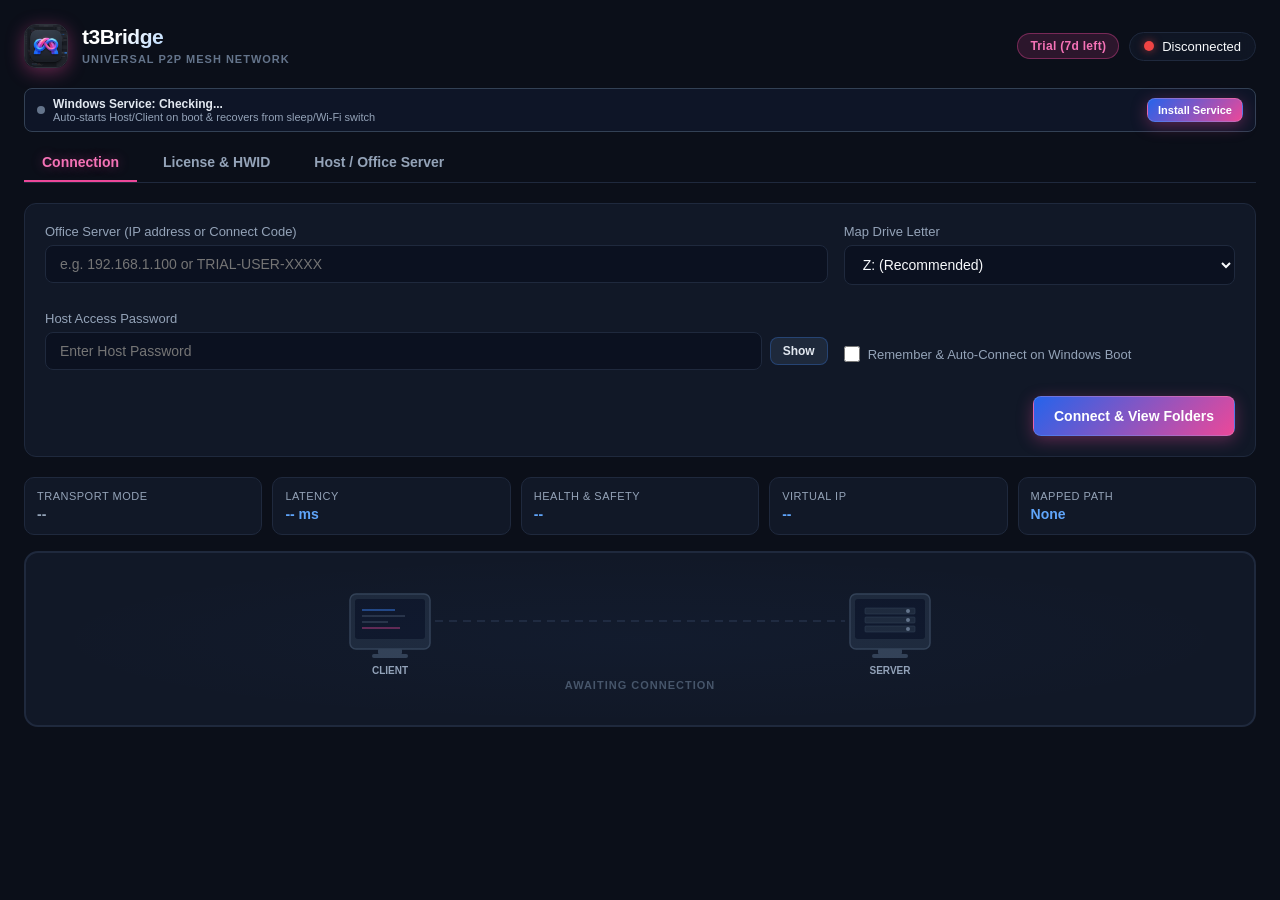
<file: ui/index.html>
<!DOCTYPE html>
<html lang="en">
<head>
  <meta charset="UTF-8" />
  <meta name="viewport" content="width=device-width, initial-scale=1.0" />
  <title>t3Bridge — P2P Business Application Bridge</title>
  <link rel="stylesheet" href="style.css" />
</head>
<body>
  <div class="app-container">
    <!-- Header -->
    <header class="app-header">
      <div class="logo-group">
        <img src="logo.png" class="logo-image" alt="t3Bridge Logo" />
        <div class="logo-text">
          <h1>t3Bridge</h1>
          <span>Universal P2P Mesh Network</span>
        </div>
      </div>
      <div class="header-badges">
        <div class="trial-badge" id="headerTrialBadge">
          <span id="trialText">Free Trial</span>
        </div>
        <div class="status-badge" id="headerStatusBadge">
          <span class="status-dot disconnected"></span>
          <span id="statusText">Disconnected</span>
        </div>
      </div>
    </header>

    <!-- Global Trial Expiration Banner -->
    <div id="trialExpiredBanner" class="trial-expired-banner" style="display: none;">
      <span>⚠️ <strong>Trial Expired:</strong> Your 7-day evaluation period has ended. Please enter an activation key to connect.</span>
      <button type="button" id="btnGoToLicense" class="btn btn-secondary btn-sm">Activate</button>
    </div>

    <!-- Global Version Update Notification Banner -->
    <div id="updateBanner" style="display: none; background: linear-gradient(135deg, #1e3a8a, #0369a1); border: 1px solid #38bdf8; border-radius: 8px; padding: 10px 14px; margin-bottom: 14px; font-size: 12px; color: #f0fdf4; align-items: center; justify-content: space-between; box-shadow: 0 4px 12px rgba(2, 132, 199, 0.25);">
      <div style="display: flex; align-items: center; gap: 8px;">
        <span style="font-size: 16px;">🚀</span>
        <div>
          <strong id="updateVersionTitle">New version available!</strong>
          <div id="updateNotes" style="font-size: 11px; color: #bae6fd; margin-top: 2px;"></div>
        </div>
      </div>
      <div style="display: flex; gap: 8px; align-items: center;">
        <button type="button" id="btnDownloadUpdate" class="btn btn-sm" style="background: #22c55e; color: #fff; padding: 5px 12px; font-size: 11px; font-weight: 700; border: none; border-radius: 6px; cursor: pointer;">Download Update</button>
        <button type="button" id="btnDismissUpdate" style="background: none; border: none; color: #93c5fd; font-size: 18px; cursor: pointer; padding: 0 4px;">&times;</button>
      </div>
    </div>

    <!-- Windows Background Service Status Bar -->
    <div id="serviceBar" style="display: flex; align-items: center; justify-content: space-between; gap: 10px; background: rgba(15, 23, 42, 0.85); border: 1px solid #334155; border-radius: 8px; padding: 8px 12px; margin-bottom: 12px; font-size: 12px;">
      <div style="display: flex; align-items: center; gap: 8px; min-width: 0;">
        <span id="serviceStatusDot" style="width: 8px; height: 8px; border-radius: 50%; background: #64748b; display: inline-block; flex-shrink: 0;"></span>
        <div style="overflow: hidden; text-overflow: ellipsis;">
          <strong id="serviceStatusTitle" style="color: #e2e8f0;">Windows Service: Checking...</strong>
          <div id="serviceLastEvent" style="font-size: 11px; color: #94a3b8;">Auto-starts Host/Client on boot &amp; recovers from sleep/Wi-Fi switch</div>
        </div>
      </div>
      <div style="display: flex; gap: 6px; flex-shrink: 0;">
        <button type="button" id="btnInstallService" class="btn btn-primary btn-sm" style="padding: 5px 10px; font-size: 11px;">Install Service</button>
        <button type="button" id="btnUninstallService" class="btn btn-secondary btn-sm" style="display: none; padding: 5px 10px; font-size: 11px;">Uninstall</button>
      </div>
    </div>

    <!-- Navigation Tabs -->
    <nav class="nav-tabs">
      <button class="tab-btn active" data-tab="tab-connect">Connection</button>
      <button class="tab-btn" data-tab="tab-license">License & HWID</button>
      <button class="tab-btn" data-tab="tab-host">Host / Office Server</button>
    </nav>

    <!-- Main Content Area -->
    <main class="tab-content">
      <!-- Tab 1: Connect -->
      <section id="tab-connect" class="tab-pane active">
        <div class="card" id="connInputCard">
          <div class="grid-2">
            <div class="form-group">
              <label for="targetPeerId">Office Server (IP address or Connect Code)</label>
              <input type="text" id="targetPeerId" class="input-control" placeholder="e.g. 192.168.1.100 or TRIAL-USER-XXXX" value="" />
            </div>
            <div class="form-group">
              <label for="driveLetter">Map Drive Letter</label>
              <select id="driveLetter" class="input-control">
                <option value="Z">Z: (Recommended)</option>
                <option value="Y">Y:</option>
                <option value="X">X:</option>
                <option value="W">W:</option>
              </select>
            </div>
          </div>

          <div class="grid-2" style="margin-top: 10px;">
            <div class="form-group">
              <label for="hostPassword">Host Access Password</label>
              <div style="display: flex; gap: 8px; align-items: center;">
                <input type="password" id="hostPassword" class="input-control" placeholder="Enter Host Password" />
                <button type="button" id="btnToggleShowPassword" class="btn btn-secondary" style="padding: 6px 12px; font-size: 12px; white-space: nowrap;">Show</button>
              </div>
            </div>
            <div class="form-group" style="display: flex; align-items: flex-end; padding-bottom: 8px;">
              <label style="display: flex; align-items: center; gap: 8px; cursor: pointer; user-select: none; font-size: 13px; font-weight: 500; color: #94a3b8; margin: 0;">
                <input type="checkbox" id="chkRememberPassword" style="width: 16px; height: 16px; accent-color: #2563eb; cursor: pointer;" />
                Remember &amp; Auto-Connect on Windows Boot
              </label>
            </div>
          </div>

          <div class="action-row">
            <button id="btnConnect" class="btn btn-primary">Connect &amp; View Folders</button>
            <button id="btnOpenFolder" class="btn btn-secondary" style="display: none; background: #2563eb; color: #fff;">📂 Open Folder</button>
            <button id="btnRunBenchmark" class="btn btn-secondary" style="display: none;">⚡ Speed Test</button>
            <button id="btnDisconnect" class="btn btn-danger" style="display: none;">Disconnect</button>
          </div>
        </div>

        <!-- Discovered Shares Card (Shown after successful server connect) -->
        <div class="card" id="sharesCard" style="display: none; border-color: #3b82f6; background: rgba(17, 24, 39, 0.95); margin-top: 14px;">
          <div style="display: flex; justify-content: space-between; align-items: center; margin-bottom: 8px;">
            <div style="font-weight: 700; color: #93c5fd; font-size: 14px; display: flex; align-items: center; gap: 8px;">
              <span>📁</span> Available Shared Folders on Server
            </div>
            <span id="sharesCountBadge" class="badge-success" style="font-size: 11px;">0 folders</span>
          </div>
          <p class="description" style="margin-bottom: 12px; font-size: 12px;">
            Click to select the shared folder you want to map as a network drive on this PC:
          </p>

          <div id="sharesList" class="shares-list-container">
            <!-- Dynamically populated share folder items -->
          </div>

          <!-- Fallback custom share input if needed -->
          <div id="customShareRow" style="margin-top: 10px; display: flex; gap: 8px; align-items: center;">
            <input type="text" id="customShareInput" class="input-control" placeholder="Or type share name manually (e.g. python, MargERP)" style="font-size: 12px;" />
            <button type="button" id="btnUseCustomShare" class="btn btn-secondary btn-sm" style="white-space: nowrap;">Select</button>
          </div>

          <div class="action-row" style="margin-top: 14px;">
            <button id="btnMountShare" class="btn btn-primary" disabled>Map Selected Folder to Drive Z:</button>
          </div>
        </div>

        <!-- Live Metrics Card -->
        <div class="metrics-grid">
          <div class="metric-card">
            <span class="metric-label">Transport Mode</span>
            <span class="metric-value transport-idle" id="metricTransport">--</span>
          </div>
          <div class="metric-card">
            <span class="metric-label">Latency</span>
            <span class="metric-value" id="metricLatency">-- ms</span>
          </div>
          <div class="metric-card">
            <span class="metric-label">Health & Safety</span>
            <span class="metric-value" id="metricHealth">--</span>
          </div>
          <div class="metric-card">
            <span class="metric-label">Virtual IP</span>
            <span class="metric-value" id="metricIp">--</span>
          </div>
          <div class="metric-card">
            <span class="metric-label">Mapped Path</span>
            <span class="metric-value" id="metricPath">None</span>
          </div>
        </div>

        <!-- Live Speed & Latency Benchmark Result Card -->
        <div class="card" id="benchmarkCard" style="display: none; margin-top: 12px; padding: 12px 16px; border-color: #10b981; background: rgba(15, 23, 42, 0.92);">
          <div style="display: flex; justify-content: space-between; align-items: center; margin-bottom: 8px;">
            <span style="font-weight: 700; font-size: 13px; color: #34d399;">⚡ Live Tunnel Benchmark</span>
            <span id="benchTransportLabel" class="badge-success" style="font-size: 11px;">Direct UDP</span>
          </div>
          <div style="display: grid; grid-template-columns: repeat(4, 1fr); gap: 8px; font-size: 12px;">
            <div>
              <div style="color: #94a3b8; font-size: 10px; text-transform: uppercase;">Throughput</div>
              <div id="benchThroughput" style="font-weight: 700; color: #38bdf8;">-- Mbps</div>
            </div>
            <div>
              <div style="color: #94a3b8; font-size: 10px; text-transform: uppercase;">RTT (Min/Avg/Max)</div>
              <div id="benchRtt" style="font-weight: 700; color: #f8fafc;">-- ms</div>
            </div>
            <div>
              <div style="color: #94a3b8; font-size: 10px; text-transform: uppercase;">Jitter</div>
              <div id="benchJitter" style="font-weight: 700; color: #fbbf24;">-- ms</div>
            </div>
            <div>
              <div style="color: #94a3b8; font-size: 10px; text-transform: uppercase;">Packet Loss</div>
              <div id="benchLoss" style="font-weight: 700; color: #10b981;">-- %</div>
            </div>
          </div>
        </div>

        <!-- Connection Animation Panel -->
        <div class="connection-animation-panel" id="connectionAnimPanel">
          <svg id="connectionSvg" viewBox="0 0 700 140" preserveAspectRatio="xMidYMid meet">
            <!-- Definitions for gradients, filters, and animated elements -->
            <defs>
              <!-- Glow filter for computers -->
              <filter id="glowFilter" x="-50%" y="-50%" width="200%" height="200%">
                <feGaussianBlur stdDeviation="3" result="blur" />
                <feMerge>
                  <feMergeNode in="blur" />
                  <feMergeNode in="SourceGraphic" />
                </feMerge>
              </filter>
              <!-- Glow for connected state -->
              <filter id="greenGlow" x="-50%" y="-50%" width="200%" height="200%">
                <feGaussianBlur stdDeviation="4" result="blur" />
                <feMerge>
                  <feMergeNode in="blur" />
                  <feMergeNode in="SourceGraphic" />
                </feMerge>
              </filter>
              <!-- Packet gradient -->
              <linearGradient id="packetGrad" x1="0%" y1="0%" x2="100%" y2="0%">
                <stop offset="0%" style="stop-color:#3b82f6;stop-opacity:0" />
                <stop offset="50%" style="stop-color:#ec4899;stop-opacity:1" />
                <stop offset="100%" style="stop-color:#3b82f6;stop-opacity:0" />
              </linearGradient>
              <linearGradient id="packetGradReverse" x1="100%" y1="0%" x2="0%" y2="0%">
                <stop offset="0%" style="stop-color:#ec4899;stop-opacity:0" />
                <stop offset="50%" style="stop-color:#3b82f6;stop-opacity:1" />
                <stop offset="100%" style="stop-color:#ec4899;stop-opacity:0" />
              </linearGradient>
              <!-- Connection line gradient -->
              <linearGradient id="lineGrad" x1="0%" y1="0%" x2="100%" y2="0%">
                <stop offset="0%" style="stop-color:#3b82f6;stop-opacity:0.6" />
                <stop offset="50%" style="stop-color:#ec4899;stop-opacity:0.8" />
                <stop offset="100%" style="stop-color:#3b82f6;stop-opacity:0.6" />
              </linearGradient>
              <linearGradient id="lineGradConnected" x1="0%" y1="0%" x2="100%" y2="0%">
                <stop offset="0%" style="stop-color:#10b981;stop-opacity:0.8" />
                <stop offset="50%" style="stop-color:#34d399;stop-opacity:1" />
                <stop offset="100%" style="stop-color:#10b981;stop-opacity:0.8" />
              </linearGradient>
            </defs>

            <!-- Left Computer (Client / Branch) -->
            <g id="leftComputer" class="computer-group" transform="translate(60, 25)">
              <!-- Monitor -->
              <rect x="0" y="0" width="80" height="55" rx="6" ry="6" fill="#1e293b" stroke="#334155" stroke-width="1.5" />
              <rect x="5" y="5" width="70" height="40" rx="3" ry="3" fill="#0f172a" id="leftScreen" />
              <!-- Screen content - terminal lines -->
              <line x1="12" y1="16" x2="45" y2="16" stroke="#3b82f6" stroke-width="1.5" opacity="0.6" />
              <line x1="12" y1="22" x2="55" y2="22" stroke="#64748b" stroke-width="1.5" opacity="0.4" />
              <line x1="12" y1="28" x2="38" y2="28" stroke="#64748b" stroke-width="1.5" opacity="0.4" />
              <line x1="12" y1="34" x2="50" y2="34" stroke="#ec4899" stroke-width="1.5" opacity="0.5" id="leftCursor" />
              <!-- Stand -->
              <rect x="28" y="55" width="24" height="5" rx="1" fill="#334155" />
              <rect x="22" y="60" width="36" height="4" rx="2" fill="#334155" />
              <!-- Label -->
              <text x="40" y="80" text-anchor="middle" fill="#94a3b8" font-size="10" font-weight="600">CLIENT</text>
            </g>

            <!-- Right Computer (Server / Office HQ) -->
            <g id="rightComputer" class="computer-group" transform="translate(560, 25)">
              <!-- Monitor -->
              <rect x="0" y="0" width="80" height="55" rx="6" ry="6" fill="#1e293b" stroke="#334155" stroke-width="1.5" />
              <rect x="5" y="5" width="70" height="40" rx="3" ry="3" fill="#0f172a" id="rightScreen" />
              <!-- Screen content - server rack lines -->
              <rect x="15" y="14" width="50" height="6" rx="1" fill="#1e293b" stroke="#334155" stroke-width="0.5" />
              <circle cx="58" cy="17" r="2" fill="#64748b" id="serverLed1" />
              <rect x="15" y="23" width="50" height="6" rx="1" fill="#1e293b" stroke="#334155" stroke-width="0.5" />
              <circle cx="58" cy="26" r="2" fill="#64748b" id="serverLed2" />
              <rect x="15" y="32" width="50" height="6" rx="1" fill="#1e293b" stroke="#334155" stroke-width="0.5" />
              <circle cx="58" cy="35" r="2" fill="#64748b" id="serverLed3" />
              <!-- Stand -->
              <rect x="28" y="55" width="24" height="5" rx="1" fill="#334155" />
              <rect x="22" y="60" width="36" height="4" rx="2" fill="#334155" />
              <!-- Label -->
              <text x="40" y="80" text-anchor="middle" fill="#94a3b8" font-size="10" font-weight="600">SERVER</text>
            </g>

            <!-- Connection line (dashed when idle, animated when connecting) -->
            <line id="connLine" x1="145" y1="52" x2="555" y2="52" stroke="#1f293d" stroke-width="2" stroke-dasharray="8 6" />

            <!-- Animated data packets (hidden by default) -->
            <g id="dataPackets" style="display: none;">
              <circle class="packet packet-right" cx="145" cy="48" r="4" fill="url(#packetGrad)" filter="url(#glowFilter)" />
              <circle class="packet packet-right delay1" cx="145" cy="48" r="3" fill="url(#packetGrad)" filter="url(#glowFilter)" />
              <circle class="packet packet-right delay2" cx="145" cy="48" r="3.5" fill="url(#packetGrad)" filter="url(#glowFilter)" />
              <circle class="packet packet-left" cx="555" cy="56" r="3.5" fill="url(#packetGradReverse)" filter="url(#glowFilter)" />
              <circle class="packet packet-left delay1" cx="555" cy="56" r="3" fill="url(#packetGradReverse)" filter="url(#glowFilter)" />
            </g>

            <!-- Connection established checkmark (hidden by default) -->
            <g id="connEstablished" style="display: none;" transform="translate(350, 52)">
              <circle cx="0" cy="0" r="16" fill="rgba(16, 185, 129, 0.15)" stroke="#10b981" stroke-width="1.5" />
              <path d="M-6,0 L-2,5 L7,-5" fill="none" stroke="#10b981" stroke-width="2.5" stroke-linecap="round" stroke-linejoin="round" />
            </g>

            <!-- Status text -->
            <text id="connStatusText" x="350" y="120" text-anchor="middle" fill="#475569" font-size="11" font-weight="600" letter-spacing="1">
              AWAITING CONNECTION
            </text>
          </svg>
        </div>

        <!-- Watchdog Stability Banner -->
        <div id="watchdogBanner" class="watchdog-banner" style="display: none;">
          <span id="watchdogIcon">⚠️</span>
          <span id="watchdogText">Connection is stable</span>
        </div>
      </section>

      <!-- Tab 2: License -->
      <section id="tab-license" class="tab-pane">
        <div class="card">
          <div class="license-status-header">
            <span>License Status:</span>
            <strong id="displayLicenseTier" class="tier-pill">Checking...</strong>
          </div>
          <div id="displayLicenseDetail" class="sub-description">7-day free trial active.</div>

          <hr class="divider" />

          <h3>Machine Fingerprint</h3>
          <p class="description">Send this Hardware ID to your software provider to generate a commercial license.</p>
          <div class="hwid-container">
            <code id="displayHwid">Detecting...</code>
            <button id="btnCopyHwid" class="btn btn-secondary">Copy HWID</button>
          </div>

          <hr class="divider" />

          <h3>Activate License Key</h3>
          <p class="description">Paste your signed JSON license key below:</p>
          <textarea id="licenseInput" class="input-control textarea" placeholder='{"payload": {...}, "signature_base64": "..."}' rows="4"></textarea>
          <button id="btnActivateLicense" class="btn btn-primary" style="margin-top: 10px;">Activate License</button>

          <div id="licenseAlert" class="alert-box" style="display: none;"></div>
        </div>
      </section>

      <!-- Tab 3: Host Mode -->
      <section id="tab-host" class="tab-pane">
        <div class="card">
          <h3>Host / Office Server Mode</h3>
          <p class="description">Enable this on the main computer where your ERP and Database files are physically stored.</p>
          
          <div class="toggle-row">
            <div>
              <strong>Accept Inbound Branch Connections</strong>
              <div class="sub-text">Allows remote laptops and branches to bridge with this machine.</div>
            </div>
            <label class="switch">
              <input type="checkbox" id="toggleHostMode" />
              <span class="slider"></span>
            </label>
          </div>

          <div class="toggle-row" style="margin-top: 8px;">
            <div>
              <strong>Keep PC Awake while Hosting (Prevent Sleep)</strong>
              <div class="sub-text">Prevents Windows sleep while Host is active (display can still turn off).</div>
            </div>
            <label class="switch">
              <input type="checkbox" id="togglePreventSleep" checked />
              <span class="slider"></span>
            </label>
          </div>

          <div class="toggle-row" style="margin-top: 8px;">
            <div>
              <strong>Auto-Start on Windows Boot</strong>
              <div class="sub-text">Automatically resumes Host/Client mode after Windows restarts (before login).</div>
            </div>
            <label class="switch">
              <input type="checkbox" id="toggleAutoStart" checked />
              <span class="slider"></span>
            </label>
          </div>

          <div class="share-info-box">
            <div class="info-item">
              <span class="info-label">Your Connect Code:</span>
              <div style="display: flex; gap: 8px; align-items: center; flex-wrap: wrap;">
                <input type="text" id="hostConnectCodeInput" class="input-control" value="Generating..." maxlength="32" placeholder="e.g. OFFICE-SERVER" style="width: 220px; font-weight: 700; text-transform: uppercase; background: #0f172a; border-color: #334155;" />
                <button type="button" id="btnSaveHostCode" class="btn btn-primary" style="padding: 6px 12px; font-size: 12px; white-space: nowrap;">Save Code</button>
                <button type="button" id="btnCopyHostCode" class="btn btn-secondary" style="padding: 6px 12px; font-size: 12px; white-space: nowrap;">Copy Code</button>
              </div>
            </div>
            <div class="info-item">
              <span class="info-label">Host Access Password:</span>
              <div style="display: flex; gap: 8px; align-items: center; flex-wrap: wrap;">
                <input type="password" id="hostPasswordSetInput" class="input-control" placeholder="Set Password (min 4 chars)" style="width: 200px;" />
                <button type="button" id="btnToggleShowHostPassword" class="btn btn-secondary" style="padding: 6px 10px; font-size: 11px;">Show</button>
                <button type="button" id="btnSaveHostPassword" class="btn btn-primary" style="padding: 6px 12px; font-size: 12px; white-space: nowrap;">Save Password</button>
                <span id="hostPasswordStatusBadge" class="badge-secondary" style="font-size: 11px;">Checking...</span>
              </div>
            </div>
            <div class="info-item">
              <span class="info-label">Status:</span>
              <span id="hostStatusBadge" class="badge-secondary">Offline (Toggle to Start)</span>
            </div>
            <div class="info-item">
              <span class="info-label">Active Virtual Subnet:</span>
              <span id="hostVirtualSubnet">10.99.0.1/24</span>
            </div>
            <div class="info-item">
              <span class="info-label">Active Branch Nodes:</span>
              <span id="hostActiveNodesBadge" class="badge-secondary">0 / 3 Nodes Connected</span>
            </div>
            <div class="info-item">
              <span class="info-label">Active Transport Mode:</span>
              <span id="hostTransportBadge" class="badge-secondary">Idle (Waiting for Peer)</span>
            </div>
            <div class="info-item" style="align-items: flex-start; flex-direction: column; gap: 6px;">
              <span class="info-label">📁 Active Shares Available to Clients:</span>
              <div id="hostActiveSharesContainer" style="display: flex; flex-wrap: wrap; gap: 6px; width: 100%;">
                <span class="badge-secondary">Auto-detected when host starts</span>
              </div>
            </div>
          </div>
        </div>
      </section>
    </main>
  </div>

  <script src="main.js"></script>
</body>
</html>
</file>
<file: landing/styles.css>
/* =====================================================
   t3Bridge Landing Page — Whitepace-inspired SaaS Theme
   ===================================================== */

:root {
  --navy: #043873;
  --navy-dark: #032b59;
  --blue: #4F9CF9;
  --blue-hover: #3B8AE8;
  --yellow: #FFE492;
  --yellow-hover: #f8d873;
  --white: #FFFFFF;
  --text-dark: #212529;
  --text-muted: #4B5563;
  --border-light: #E2E8F0;
  --radius-sm: 8px;
  --radius-md: 12px;
  --radius-lg: 16px;
  --max-width: 1200px;
}

*,
*::before,
*::after {
  box-sizing: border-box;
  margin: 0;
  padding: 0;
}

html {
  scroll-behavior: smooth;
}

body {
  font-family: 'Inter', -apple-system, BlinkMacSystemFont, 'Segoe UI', Roboto, sans-serif;
  color: var(--text-dark);
  background: var(--white);
  line-height: 1.6;
  overflow-x: hidden;
  -webkit-font-smoothing: antialiased;
}

img,
svg {
  display: block;
  max-width: 100%;
}

a {
  text-decoration: none;
  color: inherit;
}

code {
  font-family: ui-monospace, SFMono-Regular, Menlo, Consolas, monospace;
  font-size: 0.9em;
  background: rgba(79, 156, 249, 0.14);
  color: var(--navy);
  padding: 2px 6px;
  border-radius: 5px;
}

.container {
  width: 100%;
  max-width: var(--max-width);
  margin: 0 auto;
  padding: 0 24px;
  position: relative;
  z-index: 2;
}

.narrow-container {
  max-width: 820px;
}

.text-center {
  text-align: center;
}

/* ================= BUTTONS ================= */
.btn {
  display: inline-flex;
  align-items: center;
  justify-content: center;
  gap: 8px;
  padding: 13px 24px;
  border-radius: var(--radius-sm);
  font-weight: 500;
  font-size: 15px;
  line-height: 1;
  transition: transform 0.18s ease, background-color 0.18s ease, box-shadow 0.18s ease;
  cursor: pointer;
  border: 1.5px solid transparent;
  white-space: nowrap;
}

.btn:hover {
  transform: translateY(-2px);
}

.btn-lg {
  padding: 16px 28px;
  font-size: 16px;
}

.btn-sm {
  padding: 11px 18px;
  font-size: 14px;
}

.btn-blue {
  background: var(--blue);
  color: var(--white);
  box-shadow: 0 6px 18px rgba(79, 156, 249, 0.28);
}

.btn-blue:hover {
  background: var(--blue-hover);
  box-shadow: 0 10px 24px rgba(79, 156, 249, 0.36);
}

.btn-yellow {
  background: var(--yellow);
  color: var(--navy);
  font-weight: 600;
}

.btn-yellow:hover {
  background: var(--yellow-hover);
}

.btn-outline {
  background: transparent;
  color: var(--text-dark);
  border-color: var(--yellow);
  font-weight: 600;
}

.btn-outline:hover {
  background: var(--yellow);
  color: var(--navy);
}

.arrow {
  transition: transform 0.18s ease;
}

.btn:hover .arrow {
  transform: translateX(3px);
}

/* ================= NAVBAR ================= */
.navbar {
  background: var(--navy);
  position: sticky;
  top: 0;
  z-index: 100;
  border-bottom: 1px solid rgba(255, 255, 255, 0.08);
}

.nav-inner {
  display: flex;
  align-items: center;
  justify-content: space-between;
  height: 78px;
  gap: 24px;
}

.brand {
  display: inline-flex;
  align-items: center;
  gap: 10px;
}

.brand-logo {
  width: 36px;
  height: 36px;
  border-radius: 8px;
  object-fit: contain;
}

.brand-name {
  font-size: 22px;
  font-weight: 700;
  color: var(--white);
  letter-spacing: -0.02em;
}

.nav-links {
  display: flex;
  align-items: center;
  gap: 28px;
}

.nav-links a {
  color: rgba(255, 255, 255, 0.88);
  font-size: 15px;
  font-weight: 500;
  transition: color 0.18s ease;
}

.nav-links a:hover {
  color: var(--yellow);
}

.nav-actions {
  display: flex;
  align-items: center;
  gap: 14px;
}

.hamburger {
  display: none;
  flex-direction: column;
  gap: 5px;
  background: transparent;
  border: none;
  cursor: pointer;
  padding: 6px;
}

.hamburger span {
  display: block;
  width: 24px;
  height: 2.5px;
  background: var(--white);
  border-radius: 2px;
}

/* ================= SECTIONS & TYPOGRAPHY ================= */
.navy-section {
  background: var(--navy);
  color: var(--white);
  position: relative;
  overflow: hidden;
}

.white-section {
  background: var(--white);
  color: var(--text-dark);
}

.section {
  padding: 104px 0;
}

.section-tight-top {
  padding-top: 40px;
}

.wave-bg {
  position: absolute;
  inset: 0;
  width: 100%;
  height: 100%;
  pointer-events: none;
  z-index: 1;
}

h1 {
  font-size: clamp(36px, 4.6vw, 56px);
  font-weight: 700;
  line-height: 1.15;
  letter-spacing: -0.025em;
  margin-bottom: 22px;
}

h2 {
  font-size: clamp(32px, 3.8vw, 50px);
  font-weight: 700;
  line-height: 1.16;
  letter-spacing: -0.02em;
  margin-bottom: 22px;
}

.highlight-wrap {
  position: relative;
  display: inline-block;
  z-index: 1;
}

.brush-underline {
  position: absolute;
  left: -4px;
  right: -4px;
  bottom: -4px;
  width: calc(100% + 8px);
  height: 16px;
  z-index: -1;
  pointer-events: none;
}

/* ================= HERO ================= */
.hero {
  padding: 88px 0 100px;
}

.split-grid {
  display: grid;
  grid-template-columns: 1fr 1.05fr;
  align-items: center;
  gap: 56px;
}

.hero-desc {
  font-size: 17px;
  line-height: 1.65;
  color: rgba(255, 255, 255, 0.86);
  margin-bottom: 34px;
  max-width: 540px;
}

.hero-cta-row {
  display: flex;
  align-items: center;
  flex-wrap: wrap;
  gap: 16px;
}

.version-pill {
  font-size: 13.5px;
  color: var(--yellow);
  background: rgba(255, 228, 146, 0.12);
  border: 1px solid rgba(255, 228, 146, 0.3);
  padding: 8px 14px;
  border-radius: 999px;
  font-weight: 500;
}

.illustration {
  width: 100%;
  height: auto;
  margin: 0 auto;
}

.orbital-svg {
  max-width: 440px;
}

/* ================= FEATURES ================= */
.feature-copy p {
  font-size: 16.5px;
  line-height: 1.7;
  color: var(--text-muted);
  margin-bottom: 32px;
  max-width: 530px;
}

.navy-section .feature-copy p {
  color: rgba(255, 255, 255, 0.85);
}

/* ================= PRICING ================= */
.section-header {
  max-width: 720px;
  margin: 0 auto 56px;
}

.section-sub {
  font-size: 16.5px;
  color: var(--text-muted);
}

.pricing-grid {
  display: grid;
  grid-template-columns: repeat(3, 1fr);
  gap: 28px;
  align-items: center;
}

.price-card {
  background: var(--white);
  border: 1.5px solid var(--yellow);
  border-radius: var(--radius-md);
  padding: 38px 32px;
  display: flex;
  flex-direction: column;
  gap: 16px;
  transition: transform 0.22s ease, box-shadow 0.22s ease;
}

.price-card:hover {
  transform: translateY(-4px);
  box-shadow: 0 16px 36px rgba(4, 56, 115, 0.08);
}

.price-card.featured {
  background: var(--navy);
  color: var(--white);
  border-color: var(--navy);
  padding: 52px 34px;
  box-shadow: 0 24px 50px rgba(4, 56, 115, 0.28);
  position: relative;
}

.plan-badge {
  position: absolute;
  top: 18px;
  right: 22px;
  background: rgba(255, 228, 146, 0.16);
  color: var(--yellow);
  font-size: 12px;
  font-weight: 600;
  padding: 4px 10px;
  border-radius: 999px;
}

.plan-name {
  font-size: 20px;
  font-weight: 600;
}

.plan-price {
  font-size: 36px;
  font-weight: 800;
  letter-spacing: -0.02em;
}

.price-card.featured .plan-price {
  color: var(--yellow);
}

.per-period {
  font-size: 16px;
  font-weight: 500;
  opacity: 0.85;
}

.plan-tagline {
  font-size: 15px;
  color: var(--text-muted);
}

.price-card.featured .plan-tagline {
  color: rgba(255, 255, 255, 0.84);
}

.plan-features {
  list-style: none;
  display: flex;
  flex-direction: column;
  gap: 12px;
  margin: 10px 0 18px;
}

.plan-features li {
  font-size: 14.5px;
  padding-left: 26px;
  position: relative;
}

.plan-features li::before {
  content: "✓";
  position: absolute;
  left: 0;
  top: 0;
  font-weight: 700;
  color: var(--navy);
}

.price-card.featured .plan-features li::before {
  color: var(--yellow);
}

.pricing-footnote {
  margin-top: 32px;
  font-size: 14.5px;
  color: var(--text-muted);
  max-width: 760px;
  margin-left: auto;
  margin-right: auto;
}

/* ================= BANNER ================= */
.banner-section {
  padding: 96px 0;
}

.banner-desc {
  font-size: 17px;
  line-height: 1.7;
  color: rgba(255, 255, 255, 0.86);
  margin: 0 auto 34px;
  max-width: 680px;
}

/* ================= LOGOS / SUPPORTED APPS ================= */
.logos-row {
  display: flex;
  align-items: center;
  justify-content: center;
  flex-wrap: wrap;
  gap: 20px 36px;
  margin-top: 42px;
}

.logo-chip {
  display: inline-flex;
  align-items: center;
  gap: 10px;
  font-size: 20px;
  font-weight: 700;
  color: var(--navy);
  padding: 12px 22px;
  border-radius: var(--radius-md);
  background: #F8FAFC;
  border: 1px solid var(--border-light);
}

.logo-dot {
  width: 12px;
  height: 12px;
  border-radius: 50%;
}

/* ================= T3 HUB CARD ================= */
.t3hub-card {
  background: rgba(255, 255, 255, 0.08);
  border: 1px solid rgba(167, 206, 252, 0.28);
  border-radius: var(--radius-lg);
  padding: 32px;
  backdrop-filter: blur(8px);
}

.t3hub-card-header {
  display: flex;
  align-items: center;
  justify-content: space-between;
  margin-bottom: 16px;
}

.t3hub-badge {
  background: rgba(255, 228, 146, 0.18);
  color: var(--yellow);
  font-size: 12.5px;
  font-weight: 600;
  padding: 5px 12px;
  border-radius: 999px;
}

.t3hub-ver {
  font-size: 13px;
  font-weight: 600;
  color: #A7CEFC;
}

.t3hub-card h3 {
  font-size: 24px;
  margin-bottom: 10px;
}

.t3hub-card p {
  font-size: 14.5px;
  color: rgba(255, 255, 255, 0.82);
  margin-bottom: 18px;
}

.copy-box {
  display: flex;
  align-items: center;
  gap: 10px;
  background: #022349;
  border: 1px solid rgba(79, 156, 249, 0.35);
  border-radius: var(--radius-sm);
  padding: 10px 12px;
  margin-bottom: 14px;
}

.copy-box code {
  background: transparent;
  color: #E0F2FE;
  font-size: 12.5px;
  overflow-x: auto;
  flex: 1;
  padding: 0;
  white-space: nowrap;
}

.btn-copy {
  background: var(--blue);
  color: var(--white);
  border: none;
  border-radius: 6px;
  padding: 7px 14px;
  font-size: 13px;
  font-weight: 600;
  cursor: pointer;
  flex-shrink: 0;
}

.btn-copy:hover {
  background: var(--blue-hover);
}

.sha-note {
  font-size: 12.5px;
  color: rgba(255, 255, 255, 0.7);
}

.sha-note code {
  background: rgba(255, 255, 255, 0.1);
  color: var(--yellow);
}

/* ================= TESTIMONIALS ================= */
.testimonials-grid {
  display: grid;
  grid-template-columns: repeat(3, 1fr);
  gap: 28px;
}

.testimonial-card {
  background: var(--white);
  border-radius: var(--radius-md);
  padding: 36px 30px;
  box-shadow: 0 12px 34px rgba(4, 56, 115, 0.08);
  display: flex;
  flex-direction: column;
  justify-content: space-between;
}

.testimonial-card.blue-card {
  background: var(--blue);
  color: var(--white);
  box-shadow: 0 14px 36px rgba(79, 156, 249, 0.28);
}

.quote-mark {
  font-size: 64px;
  line-height: 0.7;
  font-weight: 800;
  color: var(--navy);
  margin-bottom: 18px;
}

.blue-card .quote-mark {
  color: var(--white);
}

.quote-text {
  font-size: 15.5px;
  line-height: 1.65;
  color: var(--text-dark);
  margin-bottom: 24px;
}

.blue-card .quote-text {
  color: var(--white);
}

.quote-divider {
  border: none;
  border-top: 1px solid var(--border-light);
  margin-bottom: 20px;
}

.blue-card .quote-divider {
  border-top-color: rgba(255, 255, 255, 0.35);
}

.quote-author {
  display: flex;
  align-items: center;
  gap: 14px;
}

.avatar {
  width: 50px;
  height: 50px;
  border-radius: 50%;
  display: flex;
  align-items: center;
  justify-content: center;
  font-weight: 700;
  font-size: 16px;
  flex-shrink: 0;
}

.avatar-navy {
  background: var(--navy);
  color: var(--yellow);
}

.avatar-light {
  background: var(--white);
  color: var(--navy);
}

.author-name {
  font-weight: 700;
  font-size: 16px;
  color: var(--text-dark);
}

.blue-card .author-name {
  color: var(--navy);
}

.author-role {
  font-size: 13.5px;
  color: var(--text-muted);
}

.blue-card .author-role {
  color: rgba(255, 255, 255, 0.9);
}

/* ================= FOOTER ================= */
.footer {
  padding-top: 96px;
  padding-bottom: 36px;
}

.final-cta {
  padding-bottom: 84px;
  border-bottom: 1px solid rgba(255, 255, 255, 0.12);
  margin-bottom: 64px;
}

.os-caption {
  margin-top: 18px;
  font-size: 14px;
  color: rgba(255, 255, 255, 0.72);
}

.footer-grid {
  display: grid;
  grid-template-columns: 1.5fr 1fr 1fr 1.2fr;
  gap: 40px;
  margin-bottom: 56px;
}

.footer-brand p {
  margin-top: 16px;
  font-size: 14.5px;
  color: rgba(255, 255, 255, 0.78);
  max-width: 280px;
}

.footer-col {
  display: flex;
  flex-direction: column;
  gap: 12px;
}

.footer-col h4 {
  font-size: 16px;
  font-weight: 700;
  margin-bottom: 4px;
}

.footer-col a {
  font-size: 14.5px;
  color: rgba(255, 255, 255, 0.8);
  transition: color 0.15s ease;
}

.footer-col a:hover {
  color: var(--yellow);
}

.footer-mini {
  font-size: 14px;
  color: rgba(255, 255, 255, 0.78);
  margin-bottom: 6px;
}

.footer-bottom {
  display: flex;
  align-items: center;
  justify-content: space-between;
  padding-top: 24px;
  border-top: 1px solid rgba(255, 255, 255, 0.12);
  font-size: 13.5px;
  color: rgba(255, 255, 255, 0.72);
  flex-wrap: wrap;
  gap: 12px;
}

.footer-bottom-links {
  display: flex;
  gap: 24px;
}

.footer-bottom-links a:hover {
  color: var(--yellow);
}

/* ================= RESPONSIVE ================= */
@media (max-width: 960px) {
  .split-grid,
  .pricing-grid,
  .testimonials-grid,
  .footer-grid {
    grid-template-columns: 1fr;
  }

  .split-grid {
    gap: 40px;
  }

  .reverse-mobile .feature-visual {
    order: 2;
  }

  .nav-links {
    display: none;
    position: absolute;
    top: 78px;
    left: 0;
    right: 0;
    background: var(--navy-dark);
    flex-direction: column;
    padding: 20px 24px;
    gap: 16px;
    border-bottom: 1px solid rgba(255, 255, 255, 0.1);
  }

  .nav-links.open {
    display: flex;
  }

  .hamburger {
    display: flex;
  }

  .nav-actions .btn-yellow {
    display: none;
  }

  .section {
    padding: 72px 0;
  }

  .hero {
    padding: 56px 0 72px;
  }
}

@media (max-width: 520px) {
  .nav-actions .btn-blue {
    padding: 10px 14px;
    font-size: 13.5px;
  }

  .price-card,
  .price-card.featured {
    padding: 32px 22px;
  }
}
</file>
<file: ui/style.css>
:root {
  --bg-color: #0b0f19;
  --card-bg: #111827;
  --border-color: #1f293d;
  --primary-color: #ec4899;
  --primary-hover: #db2777;
  --sapphire-blue: #3b82f6;
  --aurora-rose: #ec4899;
  --brand-gradient: linear-gradient(135deg, #2563eb 0%, #ec4899 100%);
  --brand-gradient-hover: linear-gradient(135deg, #1d4ed8 0%, #db2777 100%);
  --danger-color: #ef4444;
  --danger-hover: #dc2626;
  --success-color: #10b981;
  --text-main: #f8fafc;
  --text-muted: #94a3b8;
  --font-family: -apple-system, BlinkMacSystemFont, "Segoe UI", Roboto, Helvetica, Arial, sans-serif;
}

* {
  box-sizing: border-box;
  margin: 0;
  padding: 0;
}

body {
  font-family: var(--font-family);
  background-color: var(--bg-color);
  color: var(--text-main);
  user-select: none;
  overflow: hidden;
}

.app-container {
  display: flex;
  flex-direction: column;
  height: 100vh;
  padding: 24px;
}

/* Header */
.app-header {
  display: flex;
  justify-content: space-between;
  align-items: center;
  margin-bottom: 20px;
}

.logo-group {
  display: flex;
  align-items: center;
  gap: 14px;
}

.logo-image {
  width: 44px;
  height: 44px;
  border-radius: 12px;
  object-fit: cover;
  box-shadow: 0 4px 18px rgba(236, 72, 153, 0.4);
  border: 1px solid rgba(255, 255, 255, 0.15);
  animation: logoPulse 4s ease-in-out infinite alternate;
}

@keyframes logoPulse {
  0% {
    box-shadow: 0 4px 16px rgba(37, 99, 235, 0.4);
  }
  100% {
    box-shadow: 0 4px 20px rgba(236, 72, 153, 0.5);
  }
}

.logo-text h1 {
  font-size: 21px;
  font-weight: 800;
  letter-spacing: -0.5px;
  background: linear-gradient(135deg, #ffffff 20%, #93c5fd 60%, #f472b6 100%);
  -webkit-background-clip: text;
  -webkit-text-fill-color: transparent;
}

.logo-text span {
  font-size: 11px;
  color: #64748b;
  text-transform: uppercase;
  letter-spacing: 1px;
  font-weight: 600;
}

.header-badges {
  display: flex;
  align-items: center;
  gap: 10px;
}

.trial-badge {
  display: flex;
  align-items: center;
  background: rgba(236, 72, 153, 0.15);
  border: 1px solid rgba(236, 72, 153, 0.4);
  color: #f472b6;
  padding: 5px 12px;
  border-radius: 20px;
  font-size: 12px;
  font-weight: 700;
  letter-spacing: 0.3px;
}

.trial-badge.licensed {
  background: rgba(16, 185, 129, 0.15);
  border-color: rgba(16, 185, 129, 0.4);
  color: #34d399;
}

.trial-badge.expired {
  background: rgba(239, 68, 68, 0.15);
  border-color: rgba(239, 68, 68, 0.4);
  color: #f87171;
}

.trial-expired-banner {
  background: rgba(239, 68, 68, 0.15);
  border: 1px solid rgba(239, 68, 68, 0.4);
  color: #fca5a5;
  padding: 10px 16px;
  border-radius: 8px;
  font-size: 13px;
  display: flex;
  justify-content: space-between;
  align-items: center;
  margin-bottom: 16px;
  animation: fadeIn 0.2s ease;
}

.license-status-header {
  display: flex;
  justify-content: space-between;
  align-items: center;
  margin-bottom: 4px;
}

.tier-pill {
  font-size: 12px;
  padding: 4px 10px;
  border-radius: 12px;
  background: rgba(59, 130, 246, 0.2);
  color: #60a5fa;
  border: 1px solid rgba(59, 130, 246, 0.4);
}

.tier-pill.licensed {
  background: rgba(16, 185, 129, 0.2);
  color: #34d399;
  border-color: rgba(16, 185, 129, 0.4);
}

.tier-pill.expired {
  background: rgba(239, 68, 68, 0.2);
  color: #f87171;
  border-color: rgba(239, 68, 68, 0.4);
}

.sub-description {
  font-size: 12px;
  color: var(--text-muted);
  margin-bottom: 6px;
}

/* Status Badge */
.status-badge {
  display: flex;
  align-items: center;
  gap: 8px;
  background: rgba(17, 24, 39, 0.8);
  padding: 6px 14px;
  border-radius: 20px;
  font-size: 13px;
  border: 1px solid var(--border-color);
  backdrop-filter: blur(8px);
}

.status-dot {
  width: 10px;
  height: 10px;
  border-radius: 50%;
}

.status-dot.disconnected {
  background-color: var(--danger-color);
  box-shadow: 0 0 8px rgba(239, 68, 68, 0.6);
}

.status-dot.connected {
  background-color: var(--success-color);
  box-shadow: 0 0 10px rgba(16, 185, 129, 0.8);
}

/* Navigation Tabs */
.nav-tabs {
  display: flex;
  gap: 8px;
  border-bottom: 1px solid var(--border-color);
  margin-bottom: 20px;
}

.tab-btn {
  background: transparent;
  border: none;
  color: var(--text-muted);
  padding: 10px 18px;
  font-size: 14px;
  font-weight: 600;
  cursor: pointer;
  border-bottom: 2px solid transparent;
  transition: all 0.25s ease;
}

.tab-btn:hover {
  color: var(--text-main);
}

.tab-btn.active {
  color: #f472b6;
  border-bottom-color: #ec4899;
  text-shadow: 0 0 12px rgba(236, 72, 153, 0.4);
}

/* Tab Panes */
.tab-content {
  flex: 1;
  overflow-y: auto;
}

.tab-pane {
  display: none;
}

.tab-pane.active {
  display: block;
}

/* Cards */
.card {
  background-color: var(--card-bg);
  border: 1px solid var(--border-color);
  border-radius: 12px;
  padding: 20px;
  margin-bottom: 20px;
}

.card h3 {
  font-size: 16px;
  margin-bottom: 6px;
}

.description {
  font-size: 13px;
  color: var(--text-muted);
  margin-bottom: 16px;
}

/* Form Controls */
.form-group {
  margin-bottom: 16px;
}

.form-group label {
  display: block;
  font-size: 13px;
  font-weight: 500;
  color: var(--text-muted);
  margin-bottom: 6px;
}

.input-control {
  width: 100%;
  background-color: #0b1120;
  border: 1px solid var(--border-color);
  border-radius: 8px;
  padding: 10px 14px;
  color: var(--text-main);
  font-size: 14px;
  outline: none;
  transition: border-color 0.2s;
}

.input-control:focus {
  border-color: var(--primary-color);
}

.label-with-action {
  display: flex;
  justify-content: space-between;
  align-items: center;
  margin-bottom: 6px;
}

.label-with-action label {
  margin-bottom: 0;
}

.btn-text-link {
  background: none;
  border: none;
  color: var(--primary-color);
  font-size: 12px;
  font-weight: 600;
  cursor: pointer;
  padding: 0;
  transition: color 0.2s;
}

.btn-text-link:hover {
  color: var(--primary-hover);
  text-decoration: underline;
}

.select-with-delete {
  display: flex;
  gap: 8px;
  align-items: center;
}

.btn-icon-danger {
  background: rgba(239, 68, 68, 0.15);
  border: 1px solid rgba(239, 68, 68, 0.3);
  color: #ef4444;
  border-radius: 8px;
  padding: 8px 12px;
  cursor: pointer;
  font-size: 14px;
  transition: all 0.2s;
  flex-shrink: 0;
}

.btn-icon-danger:hover {
  background: rgba(239, 68, 68, 0.3);
}

.new-profile-box {
  background: rgba(15, 23, 42, 0.85);
  border: 1px solid rgba(56, 189, 248, 0.3);
  border-radius: 10px;
  padding: 14px 16px;
  margin-bottom: 16px;
  animation: fadeIn 0.2s ease;
}

.new-profile-header {
  display: flex;
  justify-content: space-between;
  align-items: center;
  font-size: 13px;
  font-weight: 600;
  color: var(--text-main);
  margin-bottom: 12px;
}

.btn-close {
  background: none;
  border: none;
  color: var(--text-muted);
  font-size: 20px;
  cursor: pointer;
  line-height: 1;
}

.btn-close:hover {
  color: #ef4444;
}

.btn-sm {
  padding: 8px 14px;
  font-size: 12px;
}

.grid-2 {
  display: grid;
  grid-template-columns: 2fr 1fr;
  gap: 16px;
}

/* Buttons */
.btn {
  padding: 11px 20px;
  border-radius: 8px;
  font-weight: 600;
  font-size: 14px;
  cursor: pointer;
  border: none;
  transition: all 0.2s;
}

.btn-primary {
  background: var(--brand-gradient);
  color: #fff;
  border: 1px solid rgba(255, 255, 255, 0.15);
  box-shadow: 0 4px 16px rgba(236, 72, 153, 0.35);
}

.btn-primary:hover {
  background: var(--brand-gradient-hover);
  box-shadow: 0 6px 22px rgba(236, 72, 153, 0.5);
  transform: translateY(-1px);
}

.btn-danger {
  background-color: var(--danger-color);
  color: #fff;
}

.btn-danger:hover {
  background-color: var(--danger-hover);
}

.btn-secondary {
  background-color: #1e293b;
  color: #e2e8f0;
  border: 1px solid rgba(59, 130, 246, 0.3);
}

.btn-secondary:hover {
  background-color: #334155;
  border-color: #ec4899;
}

.action-row {
  display: flex;
  justify-content: flex-end;
  margin-top: 10px;
}

/* Metrics Grid */
.metrics-grid {
  display: grid;
  grid-template-columns: repeat(5, minmax(0, 1fr));
  gap: 10px;
}

.metric-card {
  background-color: var(--card-bg);
  border: 1px solid var(--border-color);
  border-radius: 10px;
  padding: 12px 12px;
  display: flex;
  flex-direction: column;
  min-width: 0;
}

.transport-p2p {
  color: #10b981 !important;
}

.transport-relay {
  color: #f59e0b !important;
}

.transport-legacy {
  color: #f97316 !important;
}

.transport-idle {
  color: #94a3b8 !important;
}

.health-optimal {
  color: #10b981 !important;
}

.health-acceptable {
  color: #38bdf8 !important;
}

.health-degraded {
  color: #f59e0b !important;
}

.health-unstable {
  color: #ef4444 !important;
}

.watchdog-banner {
  padding: 12px 16px;
  border-radius: 8px;
  font-size: 13px;
  font-weight: 500;
  display: flex;
  align-items: center;
  gap: 10px;
  border: 1px solid transparent;
  margin-top: 14px;
}

.watchdog-banner.warning {
  background: rgba(245, 158, 11, 0.15);
  border-color: rgba(245, 158, 11, 0.4);
  color: #fbbf24;
}

.watchdog-banner.critical {
  background: rgba(239, 68, 68, 0.15);
  border-color: rgba(239, 68, 68, 0.4);
  color: #f87171;
}

.metric-label {
  font-size: 11px;
  text-transform: uppercase;
  color: var(--text-muted);
  letter-spacing: 0.5px;
  margin-bottom: 4px;
}

.metric-value {
  font-size: 14px;
  font-weight: 700;
  color: #60a5fa;
  overflow: hidden;
  text-overflow: ellipsis;
  white-space: nowrap;
}

/* License & HWID */
.hwid-container {
  display: flex;
  align-items: center;
  justify-content: space-between;
  background: #0b1120;
  border: 1px solid var(--border-color);
  border-radius: 8px;
  padding: 10px 14px;
  margin-bottom: 16px;
}

.hwid-container code {
  color: #f472b6;
  font-family: monospace;
  font-size: 15px;
  font-weight: 700;
}

.divider {
  border: none;
  border-top: 1px solid var(--border-color);
  margin: 20px 0;
}

/* Host Mode Switch */
.toggle-row {
  display: flex;
  justify-content: space-between;
  align-items: center;
  margin-bottom: 20px;
}

.sub-text {
  font-size: 12px;
  color: var(--text-muted);
}

.switch {
  position: relative;
  display: inline-block;
  width: 48px;
  height: 26px;
}

.switch input {
  opacity: 0;
  width: 0;
  height: 0;
}

.slider {
  position: absolute;
  cursor: pointer;
  top: 0;
  left: 0;
  right: 0;
  bottom: 0;
  background-color: var(--border-color);
  transition: .3s;
  border-radius: 26px;
}

.slider:before {
  position: absolute;
  content: "";
  height: 20px;
  width: 20px;
  left: 3px;
  bottom: 3px;
  background-color: white;
  transition: .3s;
  border-radius: 50%;
}

input:checked + .slider {
  background-color: var(--success-color);
}

input:checked + .slider:before {
  transform: translateX(22px);
}

.share-info-box {
  background: #0b1120;
  border: 1px solid var(--border-color);
  border-radius: 8px;
  padding: 16px;
}

.info-item {
  display: flex;
  justify-content: space-between;
  margin-bottom: 10px;
  font-size: 13px;
}

.info-item:last-child {
  margin-bottom: 0;
}

.info-label {
  color: var(--text-muted);
}

.info-code {
  color: #38bdf8;
  font-size: 14px;
}

.badge-success {
  color: var(--success-color);
  font-weight: 600;
}

.badge-secondary {
  color: #94a3b8;
  font-weight: 600;
}

.badge-warning {
  color: #f59e0b;
  font-weight: 600;
}

.badge-danger {
  color: #ef4444;
  font-weight: 600;
}

.alert-box {
  margin-top: 12px;
  padding: 10px 14px;
  border-radius: 6px;
  font-size: 13px;
}

/* ============================== */
/* Connection Animation Panel     */
/* ============================== */
.connection-animation-panel {
  background: var(--card-bg);
  border: 2px solid var(--border-color);
  border-radius: 14px;
  padding: 16px 20px;
  margin-top: 16px;
  position: relative;
  overflow: hidden;
  transition: border-color 0.6s ease;
}

.connection-animation-panel::before {
  content: '';
  position: absolute;
  top: 0;
  left: 0;
  right: 0;
  bottom: 0;
  background: radial-gradient(ellipse at center, rgba(59, 130, 246, 0.03) 0%, transparent 70%);
  pointer-events: none;
}

.connection-animation-panel.connecting {
  border-color: rgba(236, 72, 153, 0.4);
  animation: panelPulse 2s ease-in-out infinite;
}

.connection-animation-panel.connected {
  border-color: rgba(16, 185, 129, 0.5);
  animation: none;
}

@keyframes panelPulse {
  0%, 100% {
    border-color: rgba(59, 130, 246, 0.3);
    box-shadow: 0 0 20px rgba(59, 130, 246, 0.05);
  }
  50% {
    border-color: rgba(236, 72, 153, 0.5);
    box-shadow: 0 0 30px rgba(236, 72, 153, 0.1);
  }
}

#connectionSvg {
  width: 100%;
  height: 140px;
  display: block;
}

/* Computer hover effects */
.computer-group {
  transition: transform 0.3s ease;
}

/* Data packet animations - Right-moving packets */
.packet-right {
  animation: moveRight 1.8s linear infinite;
}

.packet-right.delay1 {
  animation-delay: 0.6s;
}

.packet-right.delay2 {
  animation-delay: 1.2s;
}

/* Data packet animations - Left-moving packets */
.packet-left {
  animation: moveLeft 2.2s linear infinite;
}

.packet-left.delay1 {
  animation-delay: 1.1s;
}

@keyframes moveRight {
  0% {
    cx: 145;
    opacity: 0;
  }
  10% {
    opacity: 1;
  }
  90% {
    opacity: 1;
  }
  100% {
    cx: 555;
    opacity: 0;
  }
}

@keyframes moveLeft {
  0% {
    cx: 555;
    opacity: 0;
  }
  10% {
    opacity: 1;
  }
  90% {
    opacity: 1;
  }
  100% {
    cx: 145;
    opacity: 0;
  }
}

/* Connection line animation during connecting */
.conn-line-connecting {
  stroke: url(#lineGrad) !important;
  stroke-width: 2.5 !important;
  stroke-dasharray: 8 6 !important;
  animation: dashScroll 0.8s linear infinite;
}

.conn-line-connected {
  stroke: url(#lineGradConnected) !important;
  stroke-width: 3 !important;
  stroke-dasharray: none !important;
  animation: lineGlow 2s ease-in-out infinite alternate;
}

@keyframes dashScroll {
  0% {
    stroke-dashoffset: 0;
  }
  100% {
    stroke-dashoffset: -28;
  }
}

@keyframes lineGlow {
  0% {
    opacity: 0.7;
    filter: drop-shadow(0 0 3px rgba(16, 185, 129, 0.3));
  }
  100% {
    opacity: 1;
    filter: drop-shadow(0 0 8px rgba(16, 185, 129, 0.6));
  }
}

/* Blinking cursor on client screen */
@keyframes cursorBlink {
  0%, 100% { opacity: 0.5; }
  50% { opacity: 1; }
}

#leftCursor {
  animation: cursorBlink 1.2s ease-in-out infinite;
}

/* Server LED blink during connection */
.led-active {
  animation: ledBlink 0.6s ease-in-out infinite alternate;
}

@keyframes ledBlink {
  0% { fill: #064e3b; }
  100% { fill: #10b981; }
}

.led-connected {
  fill: #10b981 !important;
  animation: none !important;
}

/* Screen glow effects */
.screen-connecting {
  fill: #0f172a !important;
  animation: screenPulse 1.5s ease-in-out infinite;
}

.screen-connected {
  fill: #052e16 !important;
  animation: none;
}

@keyframes screenPulse {
  0%, 100% {
    filter: drop-shadow(0 0 2px rgba(59, 130, 246, 0.2));
  }
  50% {
    filter: drop-shadow(0 0 6px rgba(236, 72, 153, 0.3));
  }
}

/* Connected checkmark pop-in */
#connEstablished {
  transform-origin: 350px 52px;
}

.checkmark-enter {
  animation: checkPop 0.5s cubic-bezier(0.34, 1.56, 0.64, 1) forwards;
}

@keyframes checkPop {
  0% {
    transform: translate(350px, 52px) scale(0);
    opacity: 0;
  }
  100% {
    transform: translate(350px, 52px) scale(1);
    opacity: 1;
  }
}

/* Status text transitions */
#connStatusText {
  transition: fill 0.3s ease;
}

.status-text-connecting {
  fill: #f472b6 !important;
  animation: textPulse 1.5s ease-in-out infinite;
}

.status-text-connected {
  fill: #34d399 !important;
  animation: none;
}

@keyframes textPulse {
  0%, 100% { opacity: 0.7; }
  50% { opacity: 1; }
}

@keyframes fadeIn {
  from { opacity: 0; }
  to { opacity: 1; }
}

/* Discovered Shared Folders Cards */
.shares-list-container {
  display: grid;
  grid-template-columns: repeat(auto-fill, minmax(160px, 1fr));
  gap: 10px;
  max-height: 180px;
  overflow-y: auto;
  padding: 4px;
}

.share-card-item {
  display: flex;
  align-items: center;
  gap: 10px;
  background: #1e293b;
  border: 1.5px solid #334155;
  border-radius: 8px;
  padding: 10px 12px;
  cursor: pointer;
  transition: all 0.2s ease;
}

.share-card-item:hover {
  border-color: #3b82f6;
  background: #253349;
  transform: translateY(-1px);
}

.share-card-item.selected {
  border-color: #10b981;
  background: rgba(16, 185, 129, 0.15);
  box-shadow: 0 0 12px rgba(16, 185, 129, 0.3);
}

.share-card-icon {
  font-size: 20px;
  flex-shrink: 0;
}

.share-card-info {
  display: flex;
  flex-direction: column;
  overflow: hidden;
}

.share-card-name {
  font-weight: 700;
  font-size: 13px;
  color: #f8fafc;
  white-space: nowrap;
  overflow: hidden;
  text-overflow: ellipsis;
}

.share-card-type {
  font-size: 10px;
  color: #94a3b8;
}
</file>
